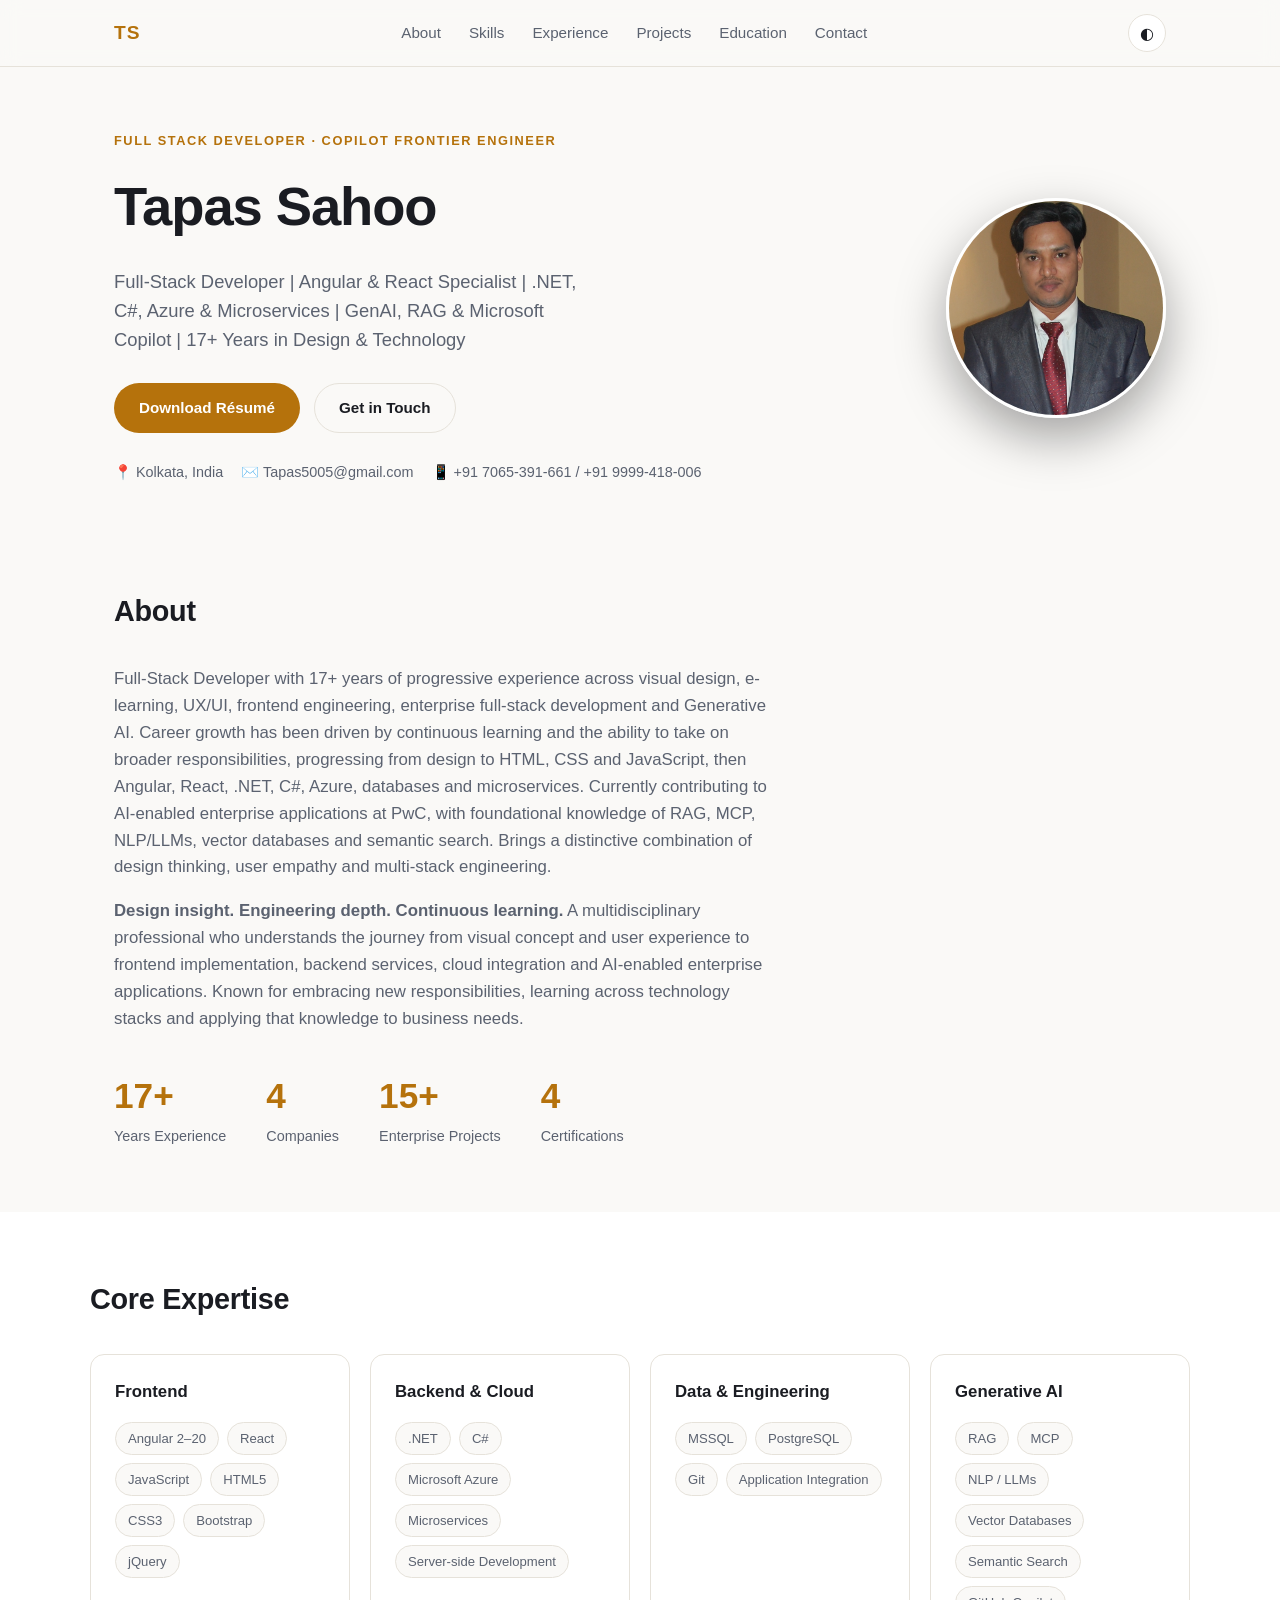
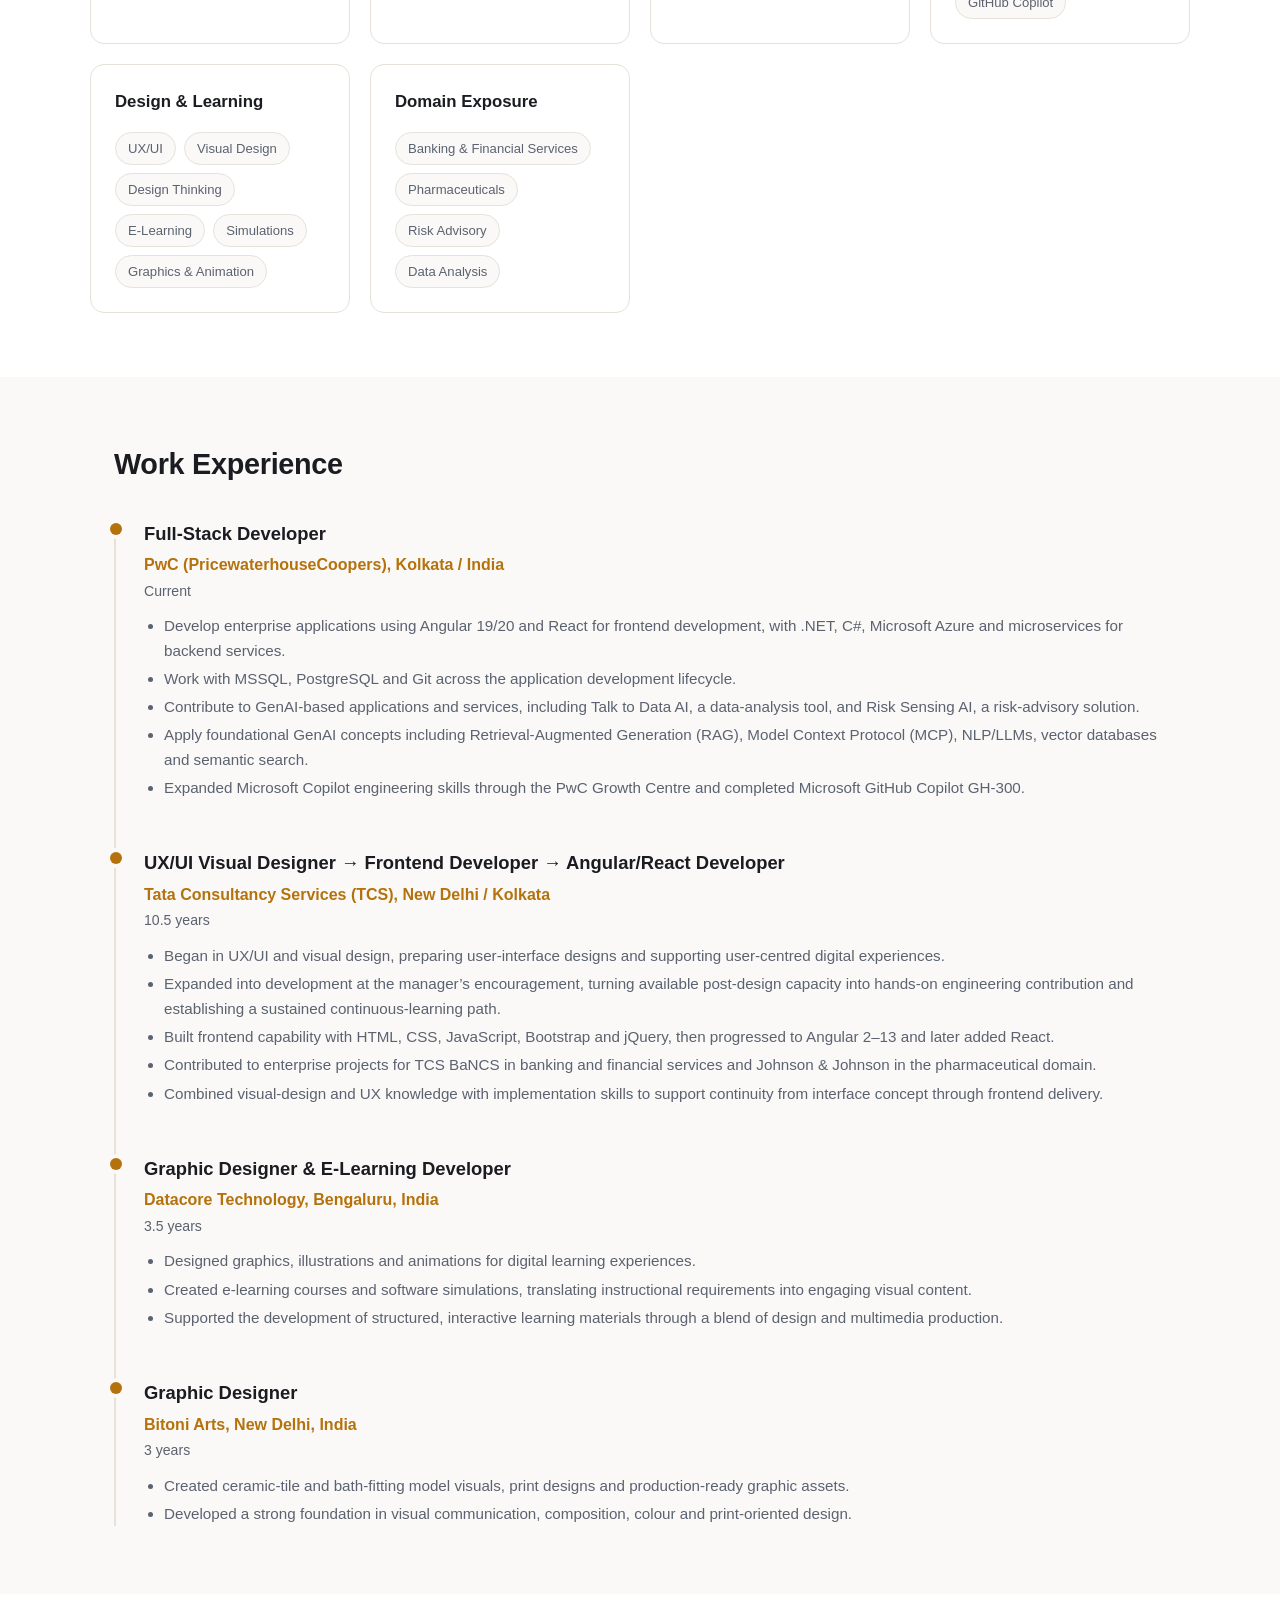
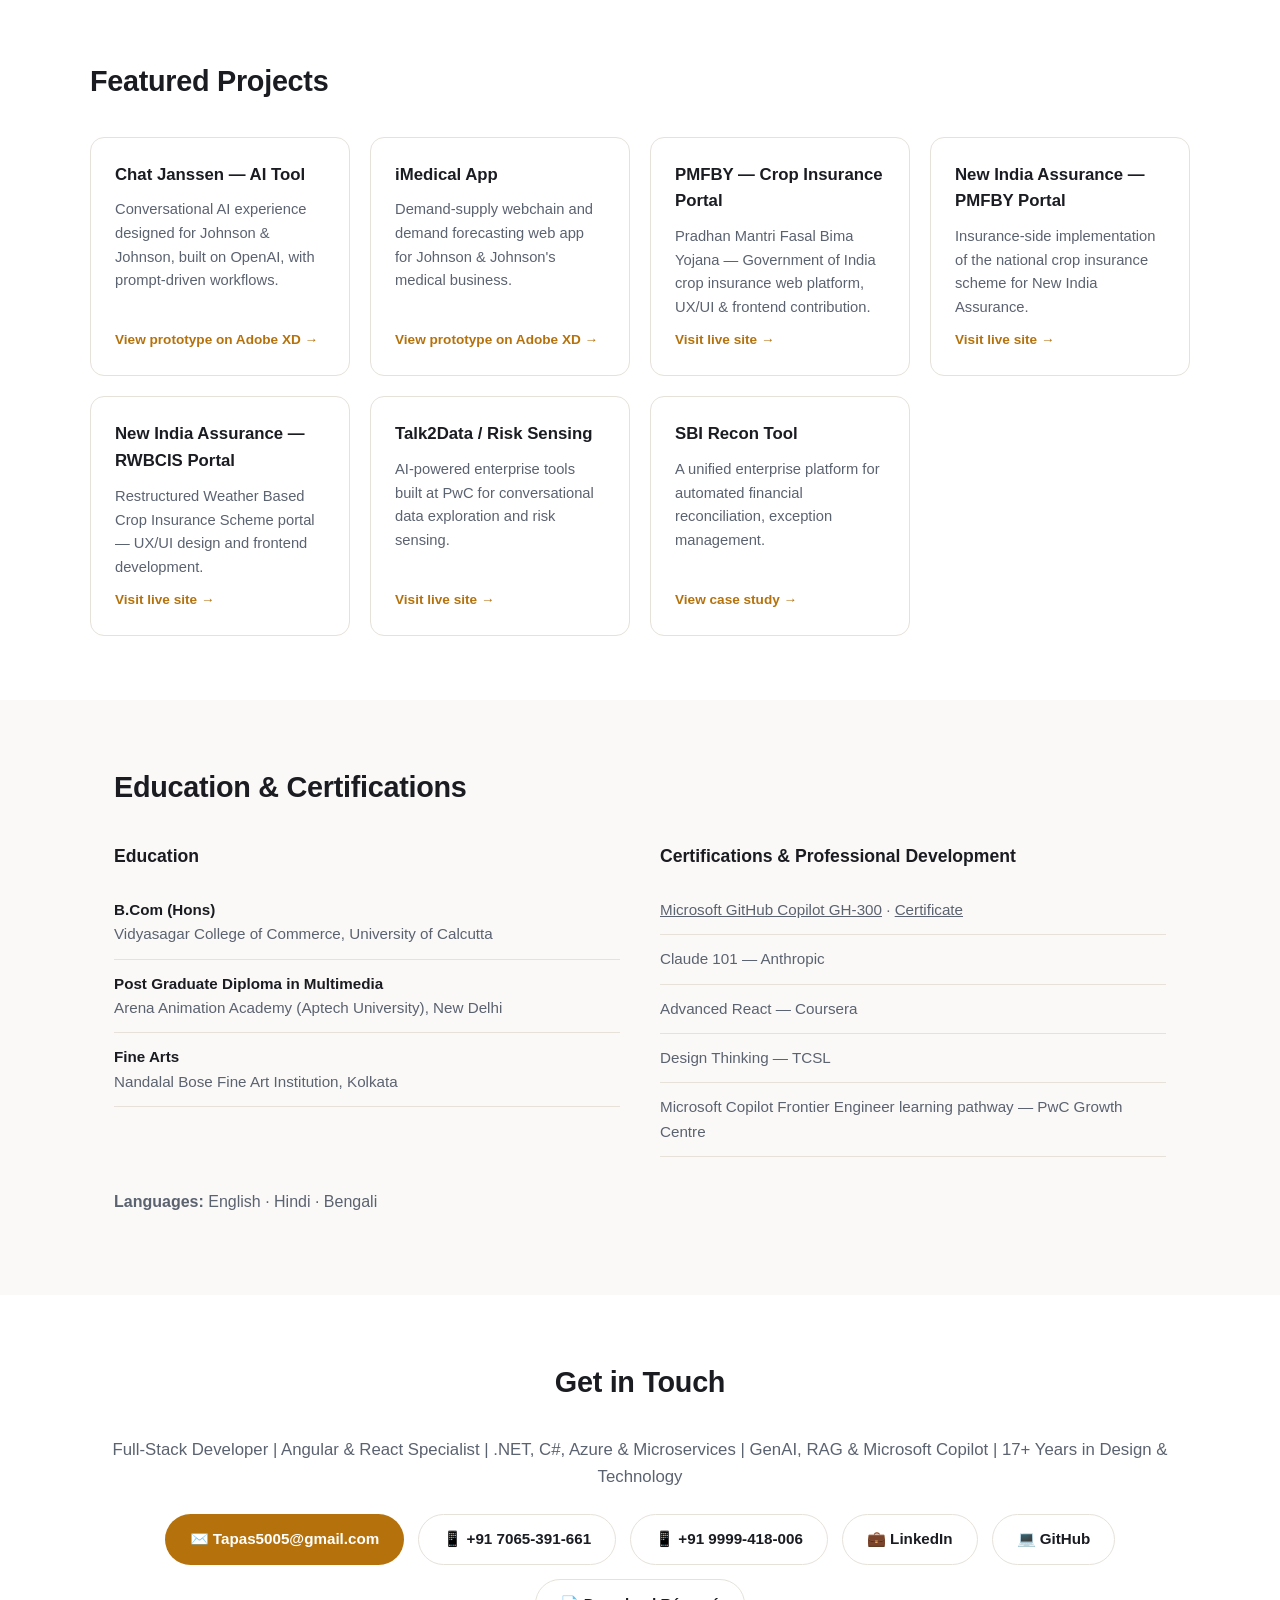
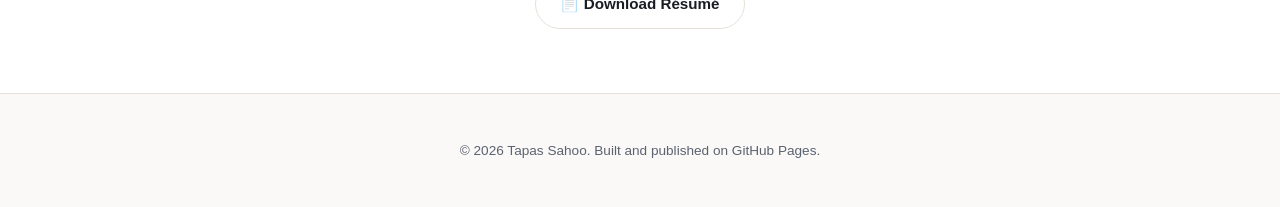
<file: index.html>
<!DOCTYPE html>
<html lang="en">
<head>
<meta charset="UTF-8">
<meta name="viewport" content="width=device-width, initial-scale=1.0">
<title>Tapas Sahoo — Full Stack Developer &amp; UX/UI Designer</title>
<meta name="description" content="Tapas Sahoo — Full Stack Developer (Angular/React, .NET, Azure), UX/UI Designer and Copilot Frontier Engineer with 17+ years of experience.">
<link rel="icon" href="data:,">
<link rel="stylesheet" href="style.css">
</head>
<body>

<nav id="navbar">
  <div class="nav-inner">
    <a href="#top" class="logo">TS</a>
    <ul class="nav-links">
      <li><a href="#about">About</a></li>
      <li><a href="#skills">Skills</a></li>
      <li><a href="#experience">Experience</a></li>
      <li><a href="#projects">Projects</a></li>
      <li><a href="#education">Education</a></li>
      <li><a href="#contact">Contact</a></li>
    </ul>
    <div class="nav-actions">
      <button id="theme-toggle" aria-label="Toggle color theme">◐</button>
      <button class="nav-toggle" id="nav-toggle" aria-label="Toggle menu">☰</button>
    </div>
  </div>
</nav>

<header id="top" class="hero">
  <div class="hero-inner">
    <div class="hero-text">
      <p class="eyebrow">Full Stack Developer · Copilot Frontier Engineer</p>
      <h1>Tapas Sahoo</h1>
      <p class="tagline">Full-Stack Developer | Angular &amp; React Specialist | .NET, C#, Azure &amp; Microservices | GenAI, RAG &amp; Microsoft Copilot | 17+ Years in Design &amp; Technology</p>
      <div class="hero-cta">
        <a href="assets/Tapas_Resume.pdf" class="btn btn-primary" download>Download Résumé</a>
        <a href="#contact" class="btn btn-outline">Get in Touch</a>
      </div>
      <div class="hero-meta">
        <span>📍 Kolkata, India</span>
        <span>✉️ Tapas5005@gmail.com</span>
        <span>📱 +91 7065-391-661 / +91 9999-418-006</span>
      </div>
    </div>
    <div class="hero-photo">
      <img src="assets/profile.png" alt="Portrait of Tapas Sahoo">
    </div>
  </div>
</header>

<main>

  <section id="about" class="section">
    <h2 class="section-title">About</h2>
    <p class="about-text">
      Full-Stack Developer with 17+ years of progressive experience across visual design, e-learning,
      UX/UI, frontend engineering, enterprise full-stack development and Generative AI. Career growth has
      been driven by continuous learning and the ability to take on broader responsibilities, progressing
      from design to HTML, CSS and JavaScript, then Angular, React, .NET, C#, Azure, databases and
      microservices. Currently contributing to AI-enabled enterprise applications at PwC, with foundational
      knowledge of RAG, MCP, NLP/LLMs, vector databases and semantic search. Brings a distinctive
      combination of design thinking, user empathy and multi-stack engineering.
    </p>
    <p class="about-text">
      <strong>Design insight. Engineering depth. Continuous learning.</strong> A multidisciplinary
      professional who understands the journey from visual concept and user experience to frontend
      implementation, backend services, cloud integration and AI-enabled enterprise applications. Known for
      embracing new responsibilities, learning across technology stacks and applying that knowledge to
      business needs.
    </p>
    <div class="stat-row">
      <div class="stat"><span class="stat-num">17+</span><span class="stat-label">Years Experience</span></div>
      <div class="stat"><span class="stat-num">4</span><span class="stat-label">Companies</span></div>
      <div class="stat"><span class="stat-num">15+</span><span class="stat-label">Enterprise Projects</span></div>
      <div class="stat"><span class="stat-num">4</span><span class="stat-label">Certifications</span></div>
    </div>
  </section>

  <section id="skills" class="section alt">
    <h2 class="section-title">Core Expertise</h2>
    <div class="skills-grid">
      <div class="skill-card">
        <h3>Frontend</h3>
        <ul class="tag-list">
          <li>Angular 2–20</li><li>React</li><li>JavaScript</li><li>HTML5</li>
          <li>CSS3</li><li>Bootstrap</li><li>jQuery</li>
        </ul>
      </div>
      <div class="skill-card">
        <h3>Backend &amp; Cloud</h3>
        <ul class="tag-list">
          <li>.NET</li><li>C#</li><li>Microsoft Azure</li><li>Microservices</li>
          <li>Server-side Development</li>
        </ul>
      </div>
      <div class="skill-card">
        <h3>Data &amp; Engineering</h3>
        <ul class="tag-list">
          <li>MSSQL</li><li>PostgreSQL</li><li>Git</li><li>Application Integration</li>
        </ul>
      </div>
      <div class="skill-card">
        <h3>Generative AI</h3>
        <ul class="tag-list">
          <li>RAG</li><li>MCP</li><li>NLP / LLMs</li><li>Vector Databases</li>
          <li>Semantic Search</li><li>GitHub Copilot</li>
        </ul>
      </div>
      <div class="skill-card">
        <h3>Design &amp; Learning</h3>
        <ul class="tag-list">
          <li>UX/UI</li><li>Visual Design</li><li>Design Thinking</li><li>E-Learning</li>
          <li>Simulations</li><li>Graphics &amp; Animation</li>
        </ul>
      </div>
      <div class="skill-card">
        <h3>Domain Exposure</h3>
        <ul class="tag-list">
          <li>Banking &amp; Financial Services</li><li>Pharmaceuticals</li>
          <li>Risk Advisory</li><li>Data Analysis</li>
        </ul>
      </div>
    </div>
  </section>

  <section id="experience" class="section">
    <h2 class="section-title">Work Experience</h2>
    <div class="timeline">

      <div class="timeline-item">
        <div class="timeline-marker"></div>
        <div class="timeline-content">
          <h3>Full-Stack Developer</h3>
          <p class="org">PwC (PricewaterhouseCoopers), Kolkata / India</p>
          <p class="period">Current</p>
          <ul>
            <li>Develop enterprise applications using Angular 19/20 and React for frontend development, with .NET, C#, Microsoft Azure and microservices for backend services.</li>
            <li>Work with MSSQL, PostgreSQL and Git across the application development lifecycle.</li>
            <li>Contribute to GenAI-based applications and services, including Talk to Data AI, a data-analysis tool, and Risk Sensing AI, a risk-advisory solution.</li>
            <li>Apply foundational GenAI concepts including Retrieval-Augmented Generation (RAG), Model Context Protocol (MCP), NLP/LLMs, vector databases and semantic search.</li>
            <li>Expanded Microsoft Copilot engineering skills through the PwC Growth Centre and completed Microsoft GitHub Copilot GH-300.</li>
          </ul>
        </div>
      </div>

      <div class="timeline-item">
        <div class="timeline-marker"></div>
        <div class="timeline-content">
          <h3>UX/UI Visual Designer → Frontend Developer → Angular/React Developer</h3>
          <p class="org">Tata Consultancy Services (TCS), New Delhi / Kolkata</p>
          <p class="period">10.5 years</p>
          <ul>
            <li>Began in UX/UI and visual design, preparing user-interface designs and supporting user-centred digital experiences.</li>
            <li>Expanded into development at the manager’s encouragement, turning available post-design capacity into hands-on engineering contribution and establishing a sustained continuous-learning path.</li>
            <li>Built frontend capability with HTML, CSS, JavaScript, Bootstrap and jQuery, then progressed to Angular 2–13 and later added React.</li>
            <li>Contributed to enterprise projects for TCS BaNCS in banking and financial services and Johnson &amp; Johnson in the pharmaceutical domain.</li>
            <li>Combined visual-design and UX knowledge with implementation skills to support continuity from interface concept through frontend delivery.</li>
          </ul>
        </div>
      </div>

      <div class="timeline-item">
        <div class="timeline-marker"></div>
        <div class="timeline-content">
          <h3>Graphic Designer &amp; E-Learning Developer</h3>
          <p class="org">Datacore Technology, Bengaluru, India</p>
          <p class="period">3.5 years</p>
          <ul>
            <li>Designed graphics, illustrations and animations for digital learning experiences.</li>
            <li>Created e-learning courses and software simulations, translating instructional requirements into engaging visual content.</li>
            <li>Supported the development of structured, interactive learning materials through a blend of design and multimedia production.</li>
          </ul>
        </div>
      </div>

      <div class="timeline-item">
        <div class="timeline-marker"></div>
        <div class="timeline-content">
          <h3>Graphic Designer</h3>
          <p class="org">Bitoni Arts, New Delhi, India</p>
          <p class="period">3 years</p>
          <ul>
            <li>Created ceramic-tile and bath-fitting model visuals, print designs and production-ready graphic assets.</li>
            <li>Developed a strong foundation in visual communication, composition, colour and print-oriented design.</li>
          </ul>
        </div>
      </div>

    </div>
  </section>

  <section id="projects" class="section alt">
    <h2 class="section-title">Featured Projects</h2>
    <div class="project-grid">

      <a class="project-card" href="https://xd.adobe.com/view/4ef59ac8-f521-4678-82f8-62ddf2e385e3-1ba6/?fullscreen" target="_blank" rel="noopener">
        <h3>Chat Janssen — AI Tool</h3>
        <p>Conversational AI experience designed for Johnson &amp; Johnson, built on OpenAI, with prompt-driven workflows.</p>
        <span class="project-link">View prototype on Adobe XD →</span>
      </a>

      <a class="project-card" href="https://xd.adobe.com/view/1dfa11c8-effb-48db-a36b-4af585bb4c4a-48a9/?fullscreen" target="_blank" rel="noopener">
        <h3>iMedical App</h3>
        <p>Demand-supply webchain and demand forecasting web app for Johnson &amp; Johnson's medical business.</p>
        <span class="project-link">View prototype on Adobe XD →</span>
      </a>

      <a class="project-card" href="https://pmfby.gov.in/" target="_blank" rel="noopener">
        <h3>PMFBY — Crop Insurance Portal</h3>
        <p>Pradhan Mantri Fasal Bima Yojana — Government of India crop insurance web platform, UX/UI &amp; frontend contribution.</p>
        <span class="project-link">Visit live site →</span>
      </a>

      <a class="project-card" href="https://www.newindia.co.in/portal/PMFBY/pmfby.html" target="_blank" rel="noopener">
        <h3>New India Assurance — PMFBY Portal</h3>
        <p>Insurance-side implementation of the national crop insurance scheme for New India Assurance.</p>
        <span class="project-link">Visit live site →</span>
      </a>

      <a class="project-card" href="https://www.newindia.co.in/portal/RWBCIS/rwbcis.html" target="_blank" rel="noopener">
        <h3>New India Assurance — RWBCIS Portal</h3>
        <p>Restructured Weather Based Crop Insurance Scheme portal — UX/UI design and frontend development.</p>
        <span class="project-link">Visit live site →</span>
      </a>

      <a class="project-card" href="https://x5z1m-wa-windows-fmffdzadd9e8hzhd.centralindia-01.azurewebsites.net/" target="_blank" rel="noopener">
        <h3>Talk2Data / Risk Sensing</h3>
        <p>AI-powered enterprise tools built at PwC for conversational data exploration and risk sensing.</p>
        <span class="project-link">Visit live site →</span>
      </a>

      <a class="project-card" href="sbi-recon-case-study.html">
        <h3>SBI Recon Tool</h3>
        <p>A unified enterprise platform for automated financial reconciliation, exception management.</p>
        <span class="project-link">View case study →</span>
      </a>

    </div>
  </section>

  <section id="education" class="section">
    <h2 class="section-title">Education &amp; Certifications</h2>
    <div class="two-col">
      <div>
        <h3 class="sub-title">Education</h3>
        <ul class="plain-list">
          <li><strong>B.Com (Hons)</strong><br>Vidyasagar College of Commerce, University of Calcutta</li>
          <li><strong>Post Graduate Diploma in Multimedia</strong><br>Arena Animation Academy (Aptech University), New Delhi</li>
          <li><strong>Fine Arts</strong><br>Nandalal Bose Fine Art Institution, Kolkata</li>
        </ul>
      </div>
      <div>
        <h3 class="sub-title">Certifications &amp; Professional Development</h3>
        <ul class="plain-list">
          <li><a href="https://learn.microsoft.com/en-us/users/tapassahoo-8082/credentials/certification/github-copilot?tab=credentials-tab" target="_blank" rel="noopener">Microsoft GitHub Copilot GH-300</a> · <a href="assets/Certification%20-%20MS-GH-300.pdf" target="_blank" rel="noopener">Certificate</a></li>
          <li>Claude 101 — Anthropic</li>
          <li>Advanced React — Coursera</li>
          <li>Design Thinking — TCSL</li>
          <li>Microsoft Copilot Frontier Engineer learning pathway — PwC Growth Centre</li>
        </ul>
      </div>
    </div>
    <p class="languages"><strong>Languages:</strong> English · Hindi · Bengali</p>
  </section>

  <section id="contact" class="section alt contact-section">
    <h2 class="section-title">Get in Touch</h2>
    <p class="about-text">Full-Stack Developer | Angular &amp; React Specialist | .NET, C#, Azure &amp; Microservices | GenAI, RAG &amp; Microsoft Copilot | 17+ Years in Design &amp; Technology</p>
    <div class="contact-links">
      <a href="mailto:Tapas5005@gmail.com" class="btn btn-primary">✉️ Tapas5005@gmail.com</a>
      <a href="tel:+917065391661" class="btn btn-outline">📱 +91 7065-391-661</a>
      <a href="tel:+919999418006" class="btn btn-outline">📱 +91 9999-418-006</a>
      <a href="https://www.linkedin.com/in/tapassahoo15/" class="btn btn-outline" target="_blank" rel="noopener">💼 LinkedIn</a>
      <a href="https://github.com/connectwithtapas" class="btn btn-outline" target="_blank" rel="noopener">💻 GitHub</a>
      <a href="assets/Tapas_Resume.pdf" class="btn btn-outline" download>📄 Download Résumé</a>
    </div>
  </section>

</main>

<footer>
  <p>&copy; <span id="year"></span> Tapas Sahoo. Built and published on GitHub Pages.</p>
</footer>

<script src="script.js"></script>
</body>
</html>
</file>
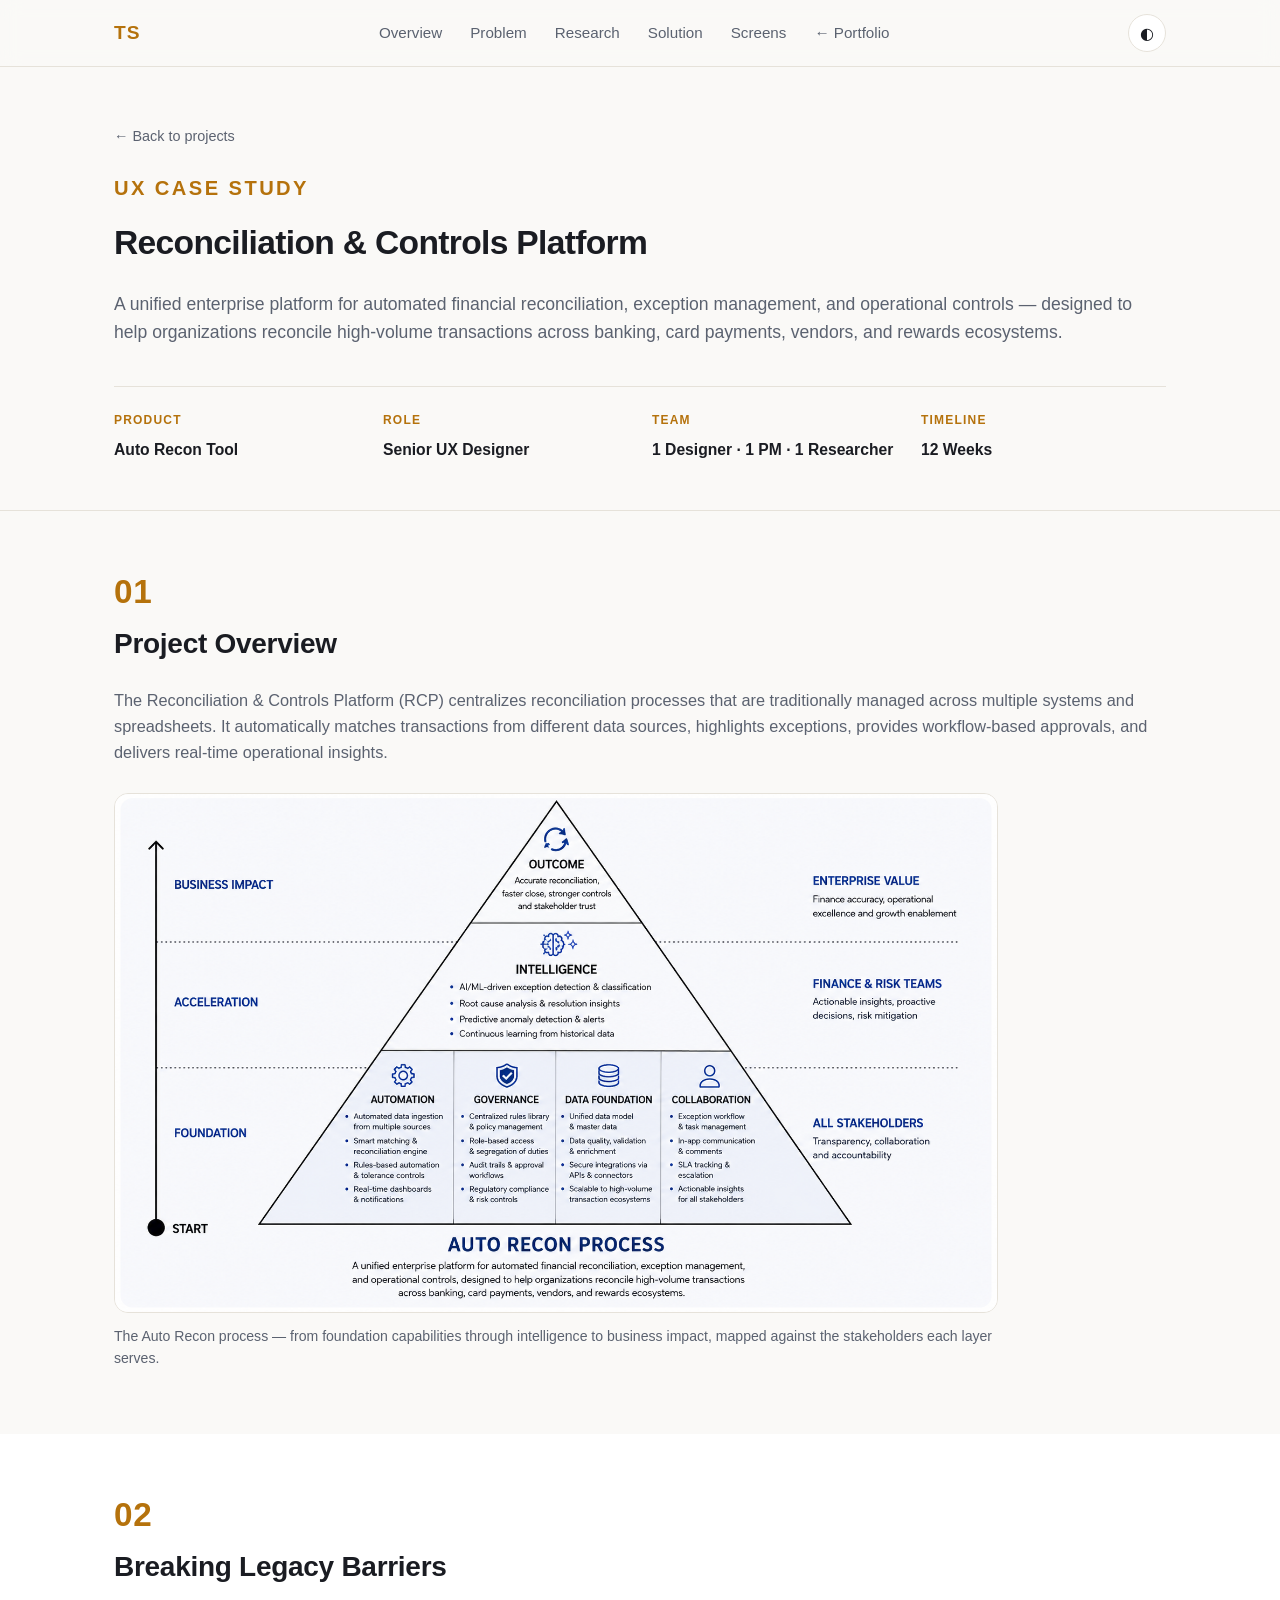
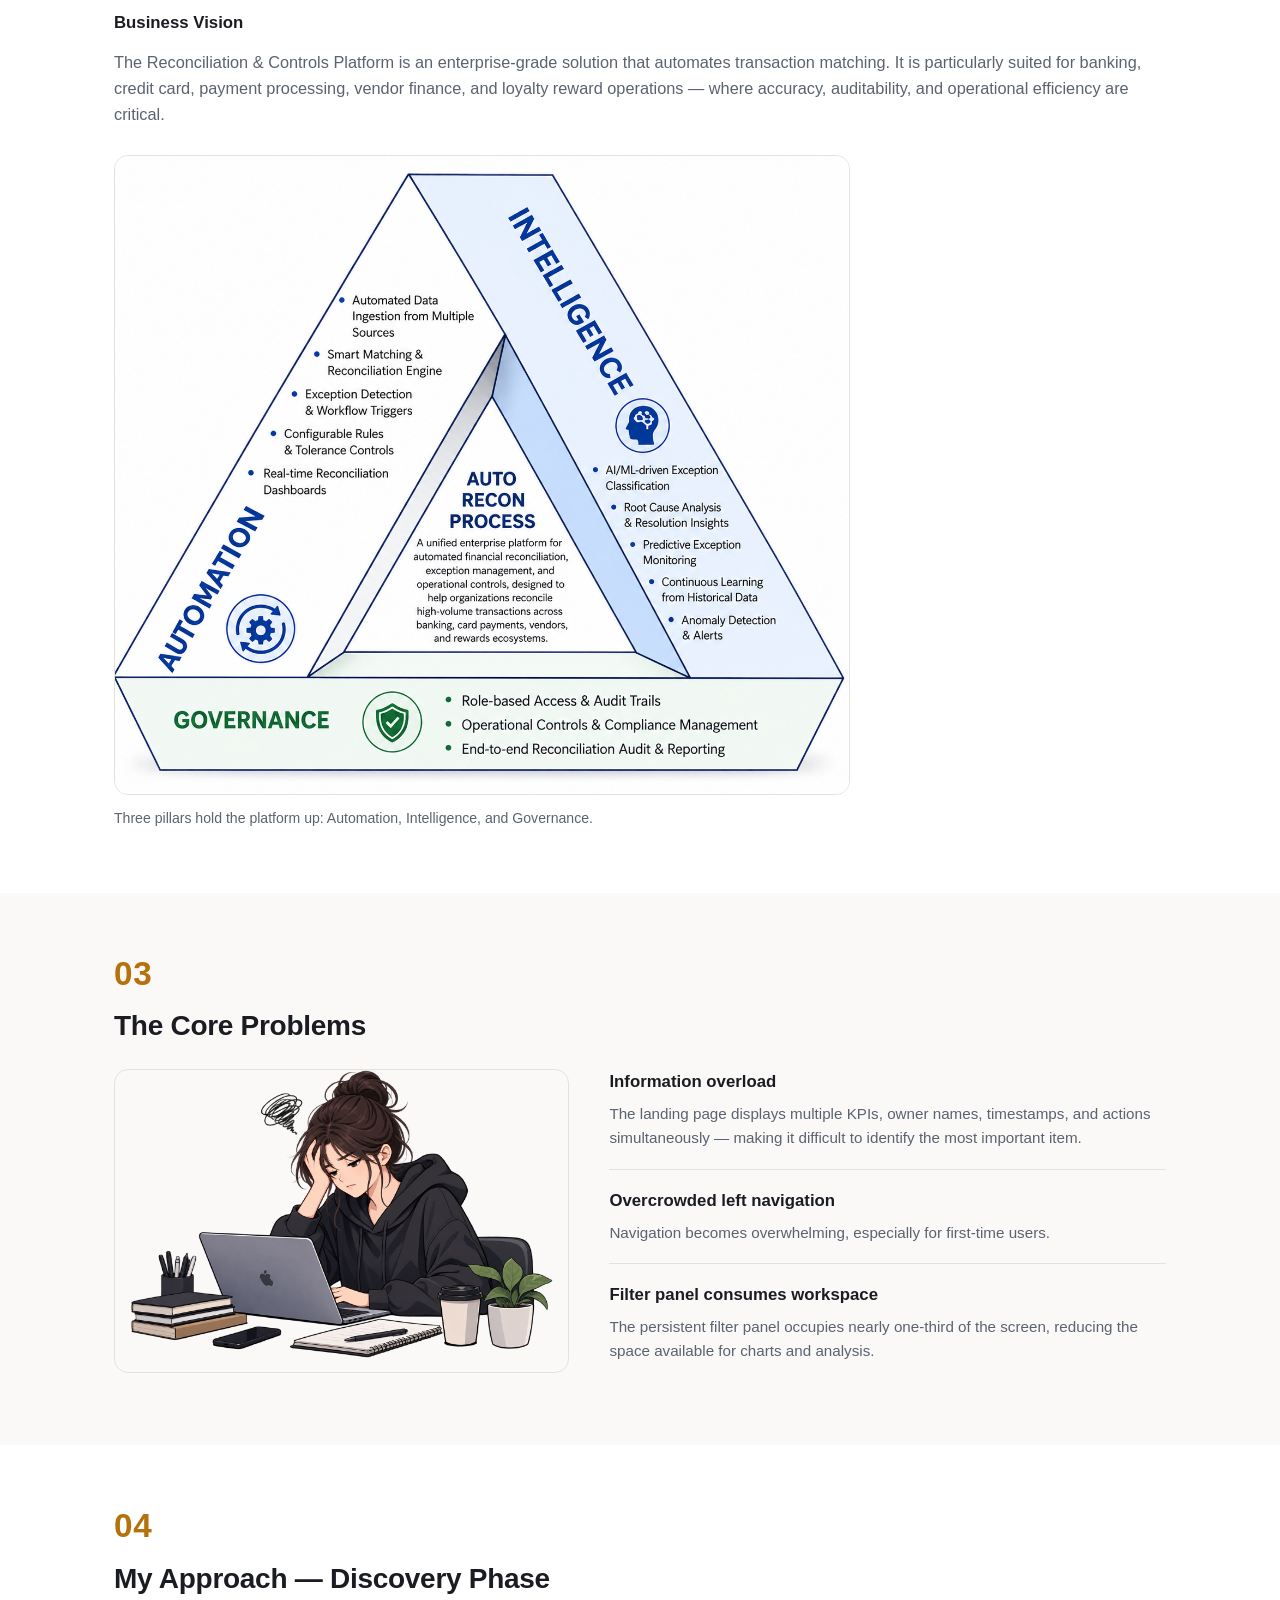
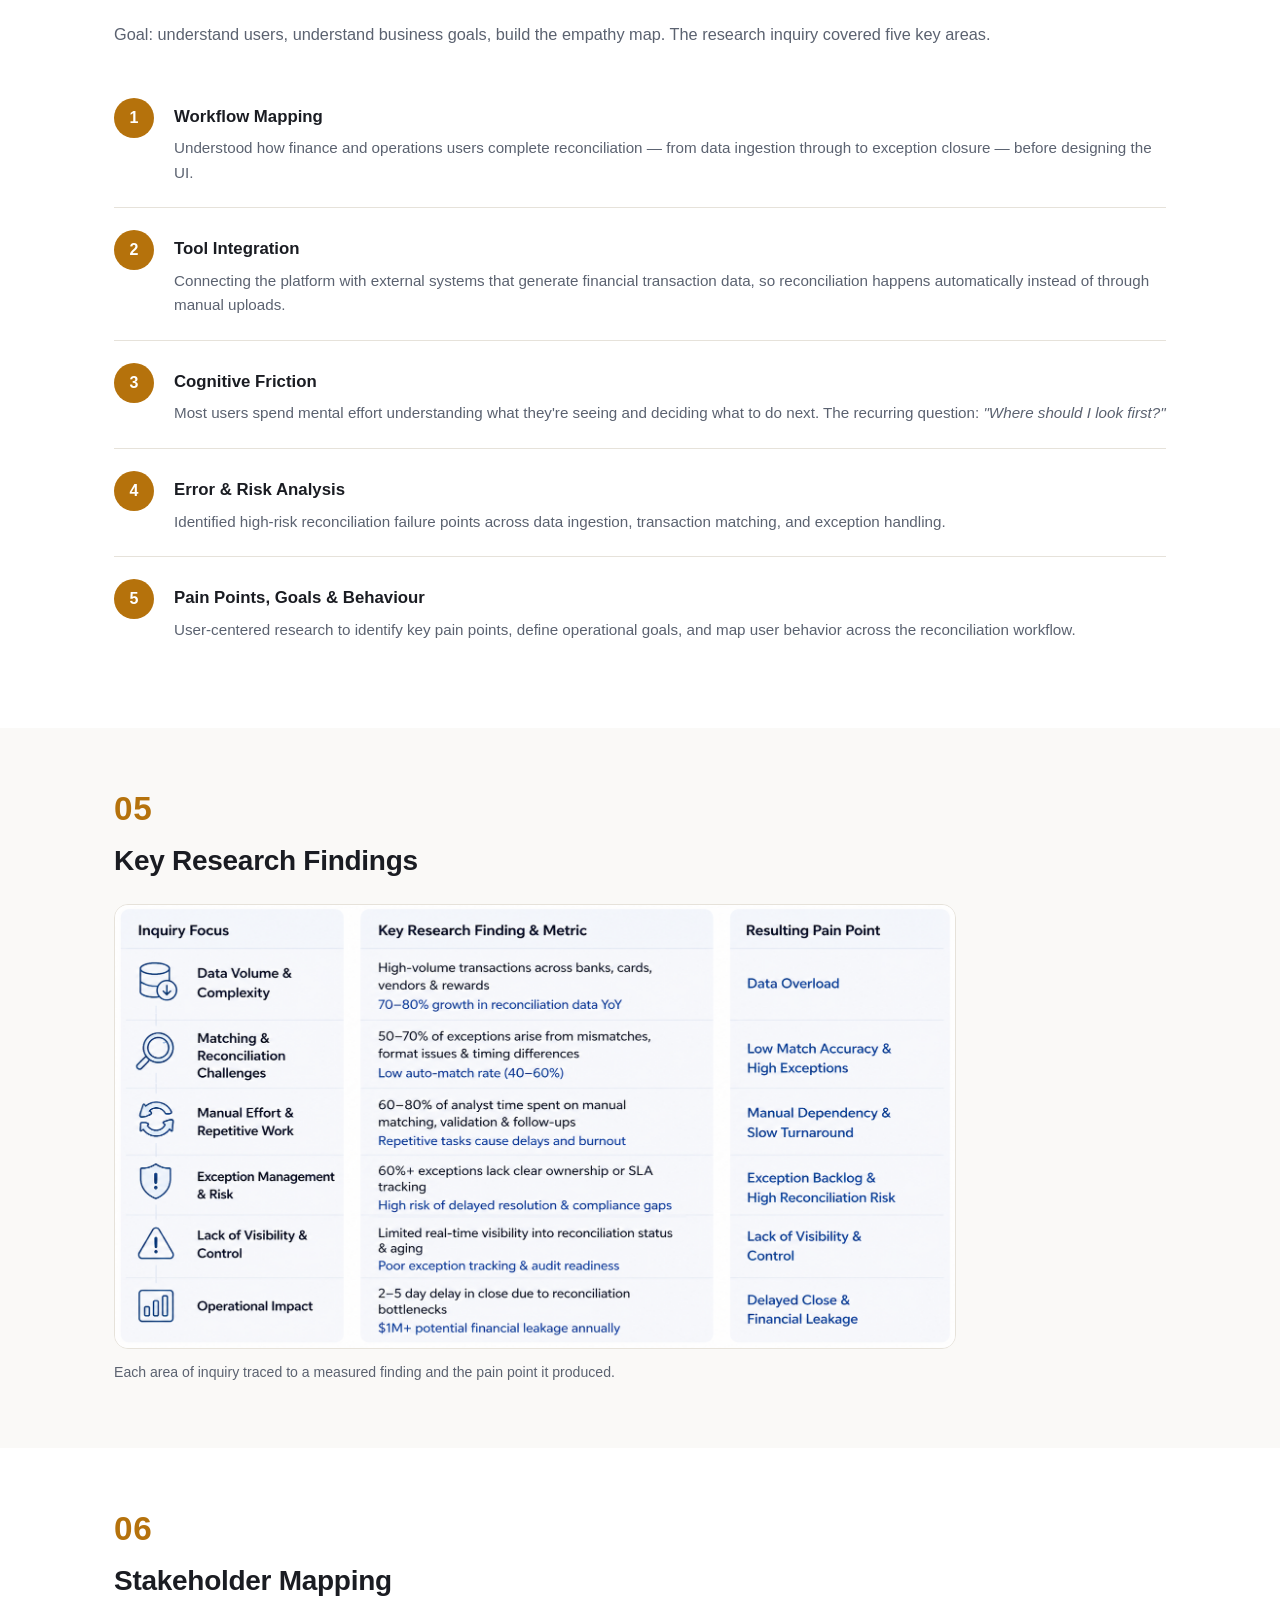
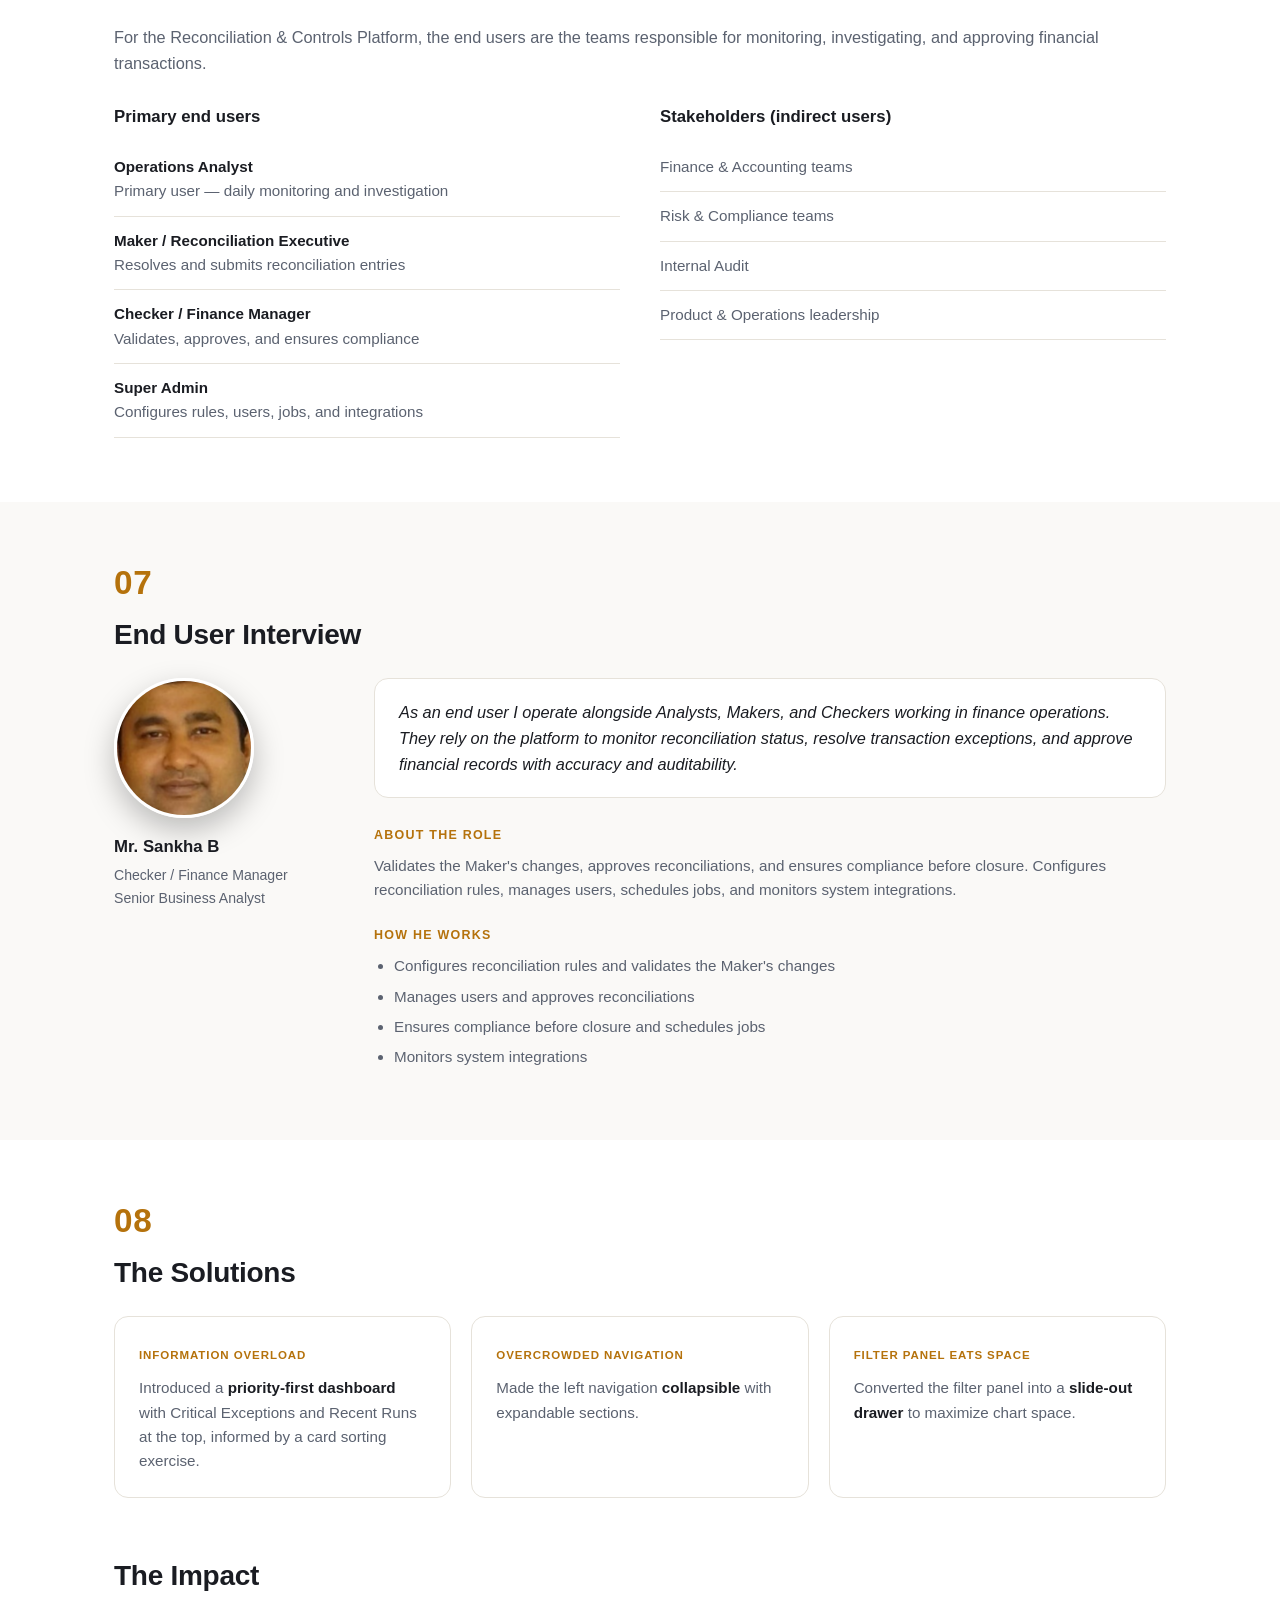
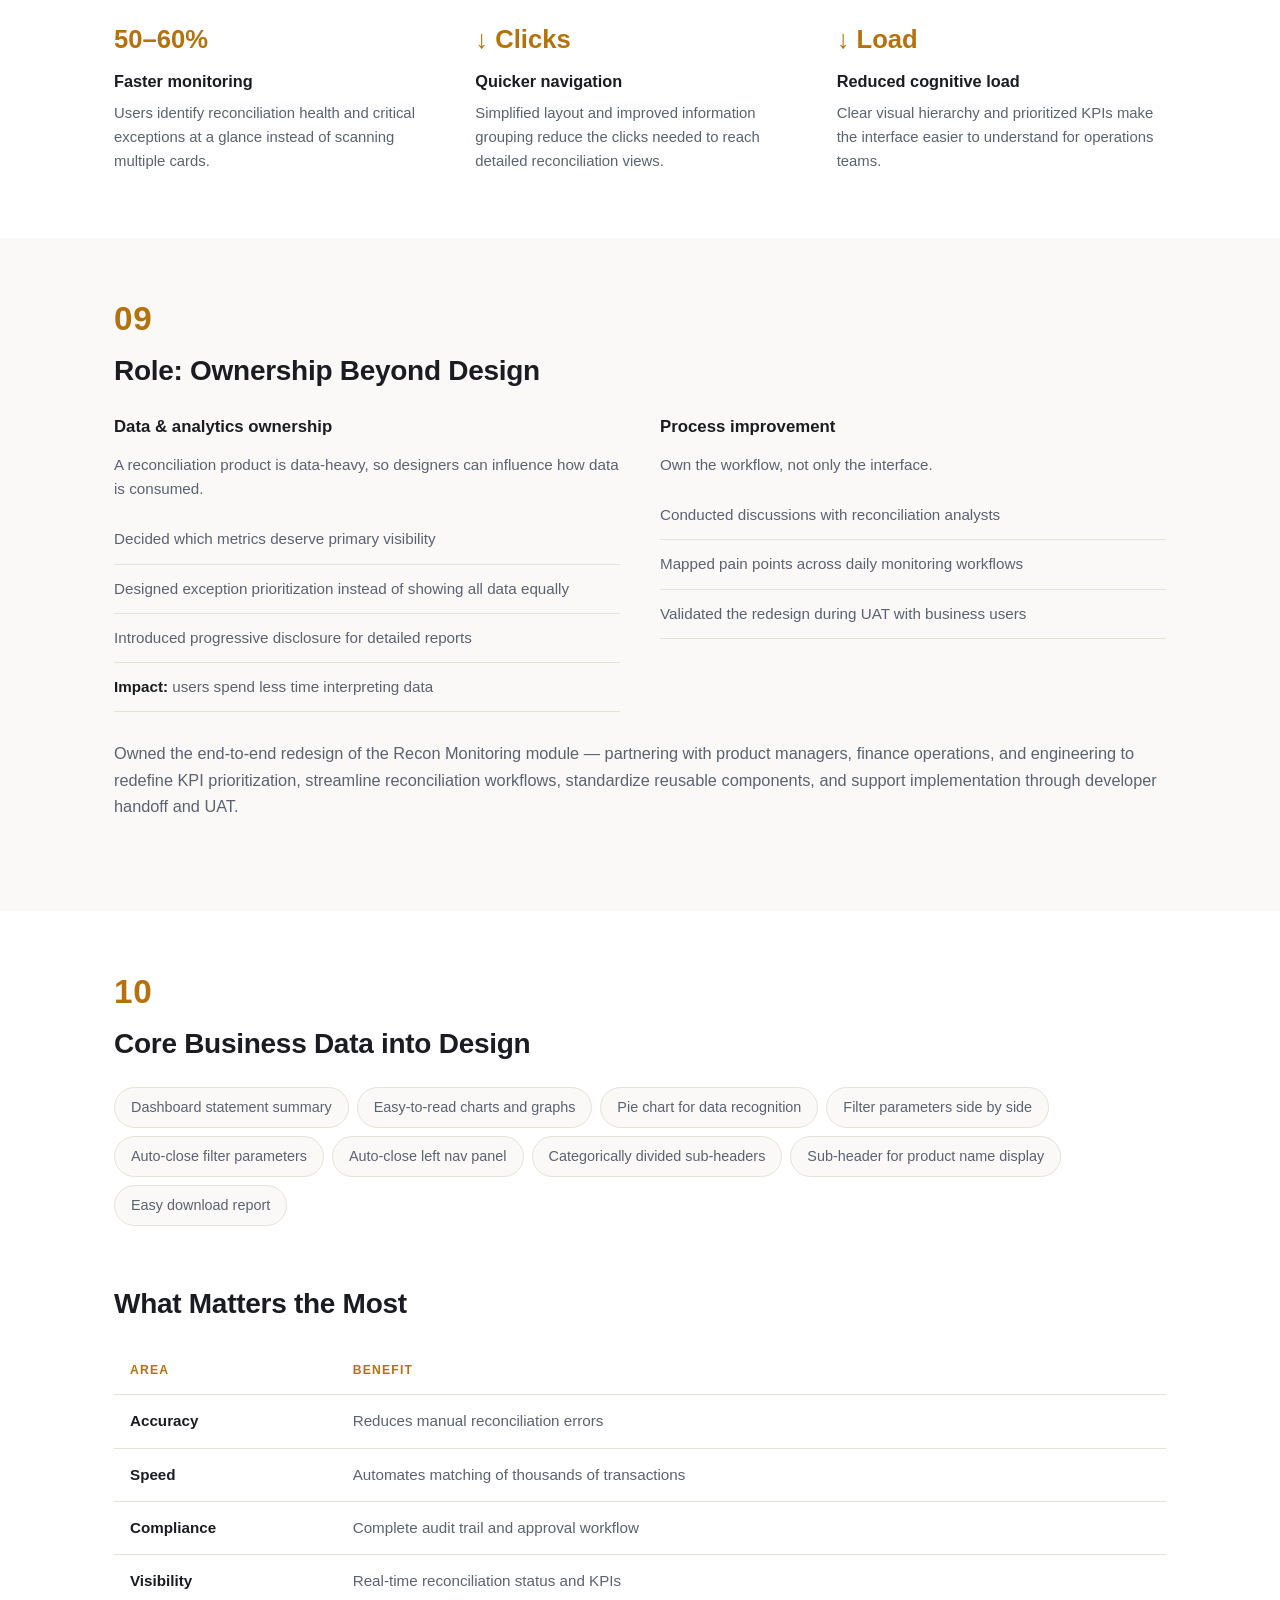
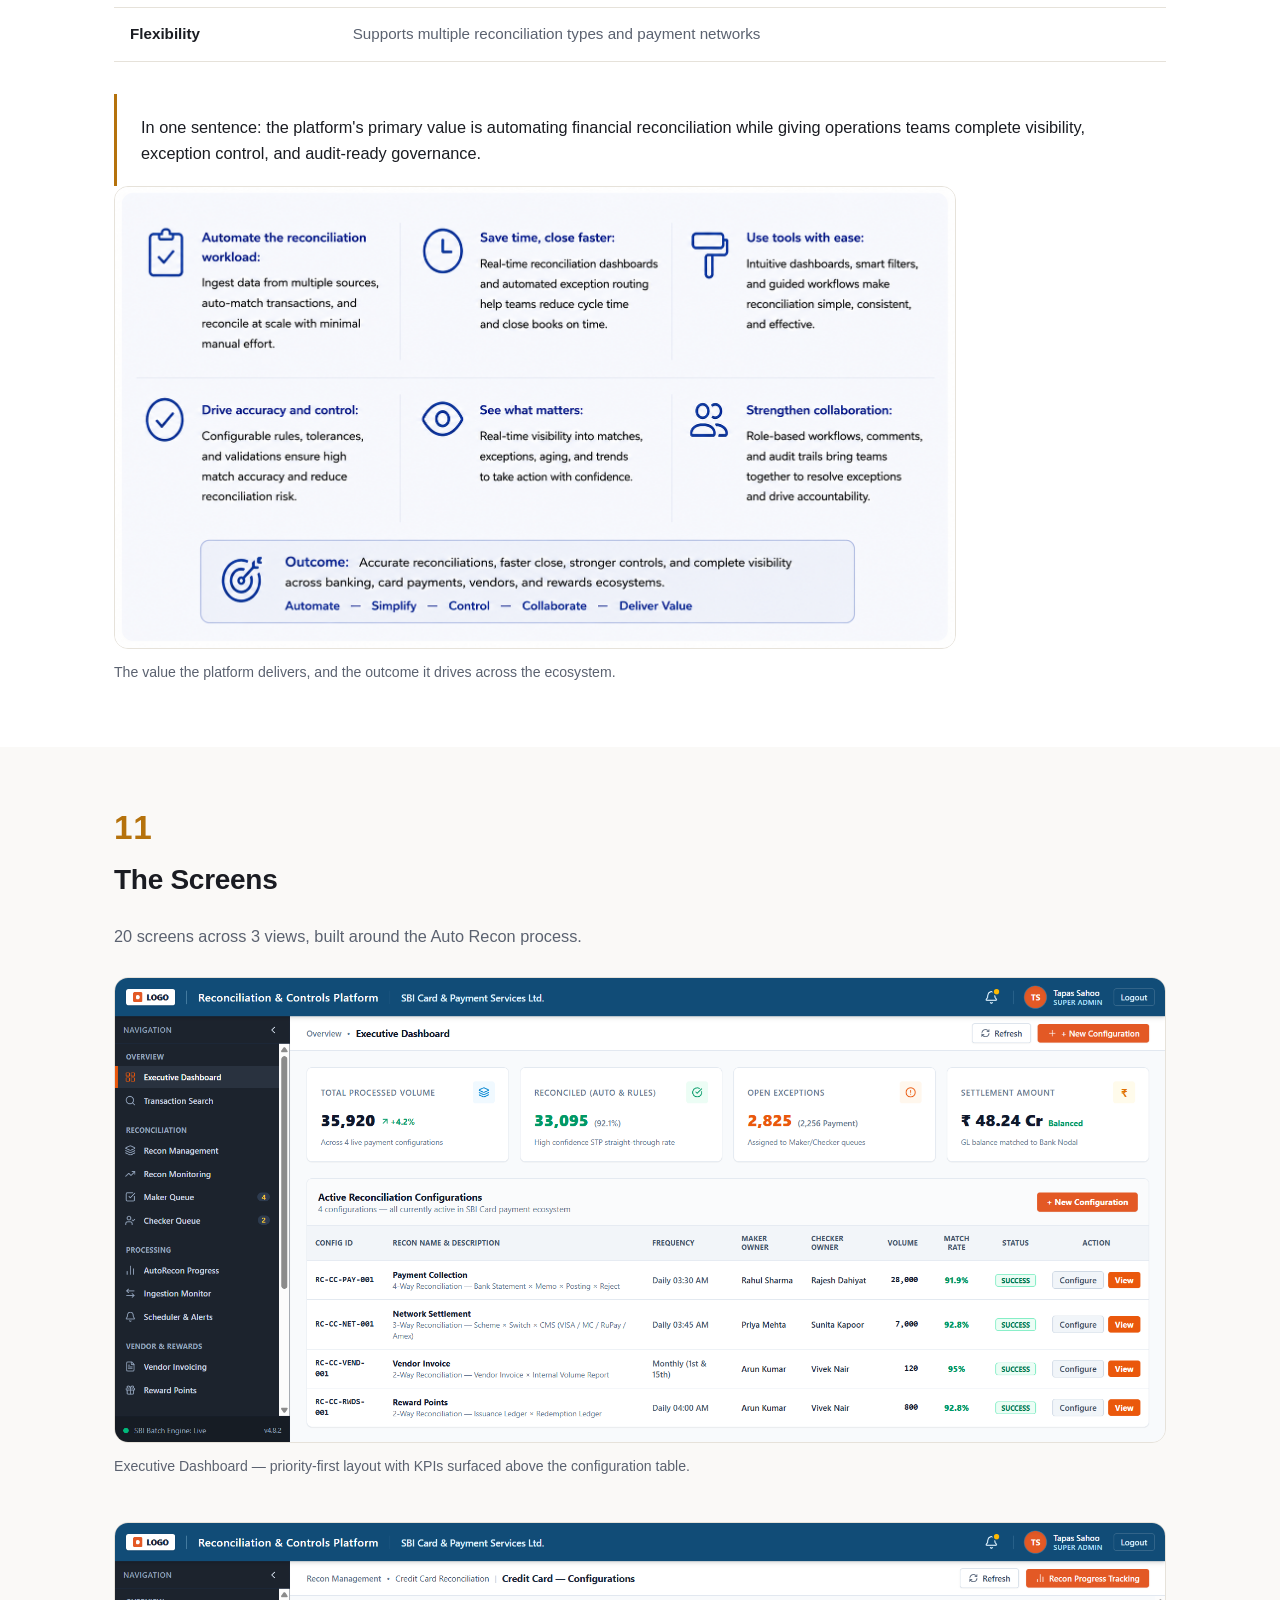
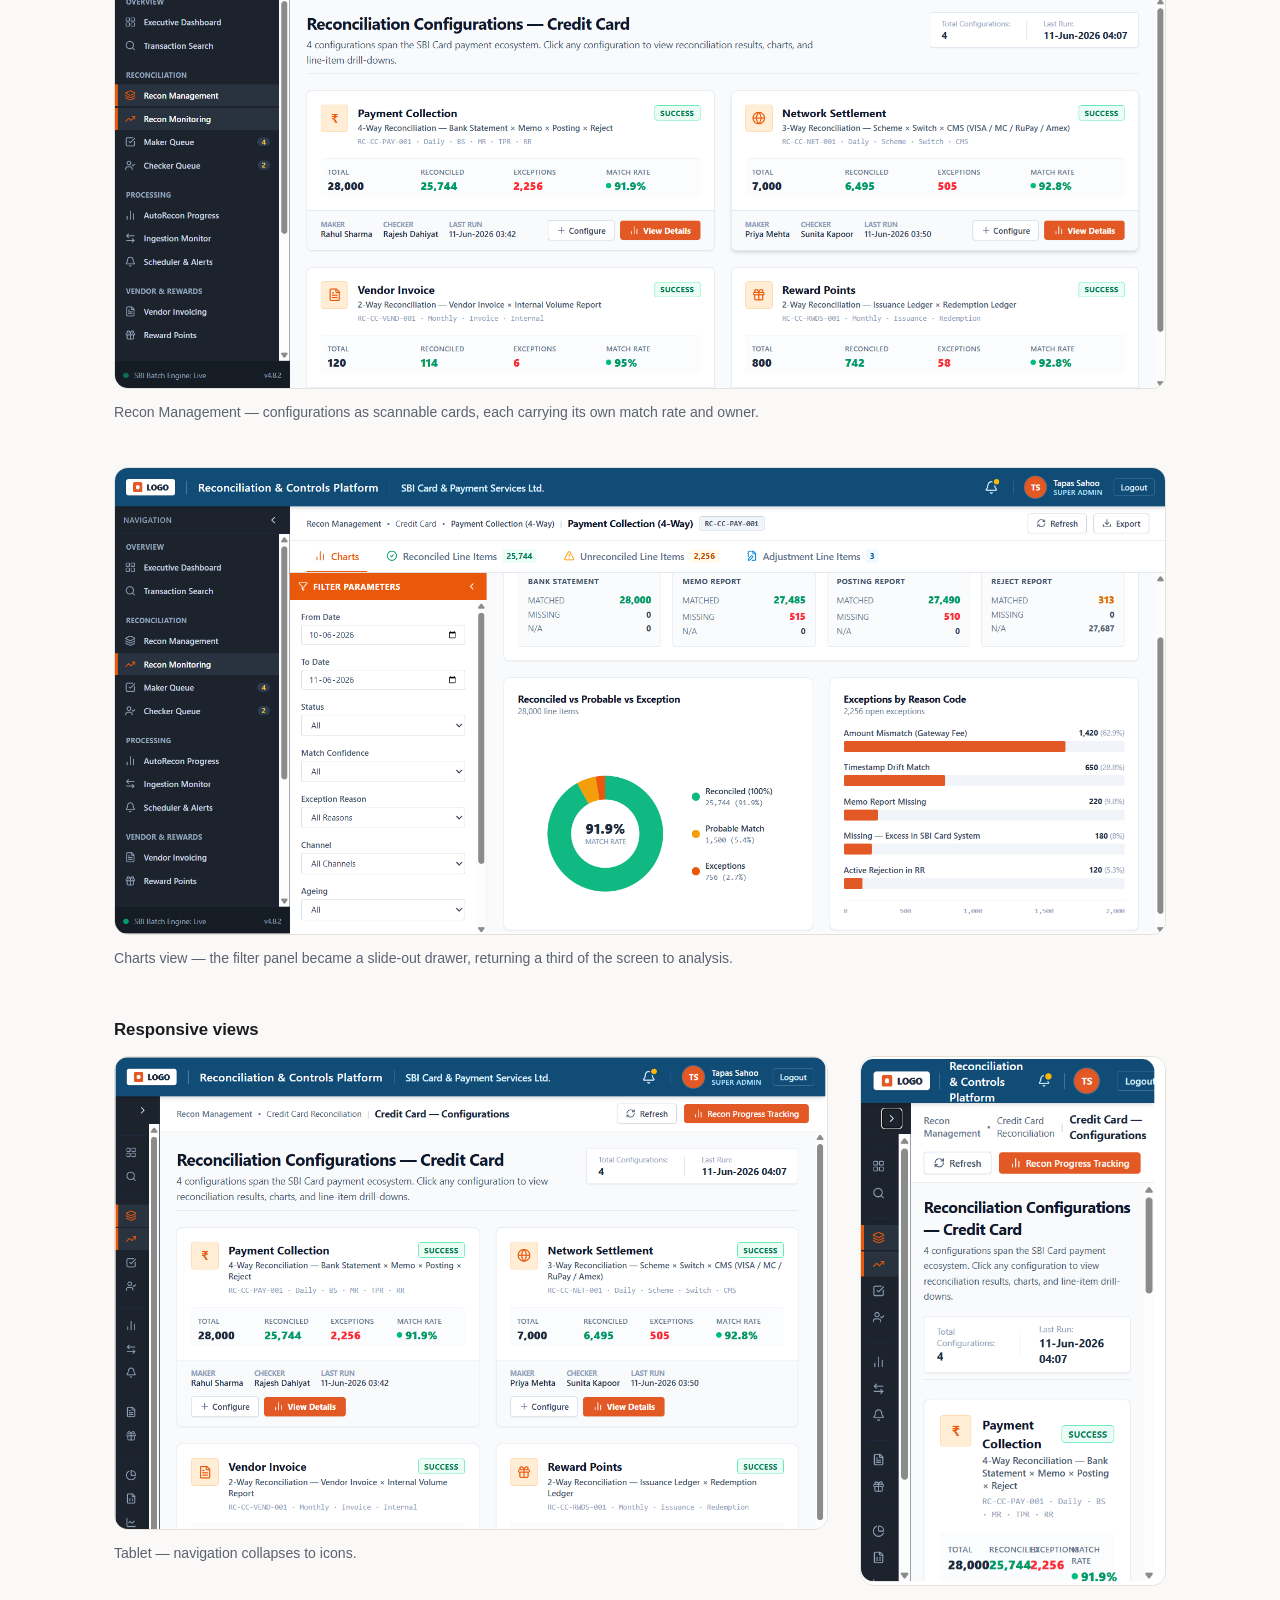
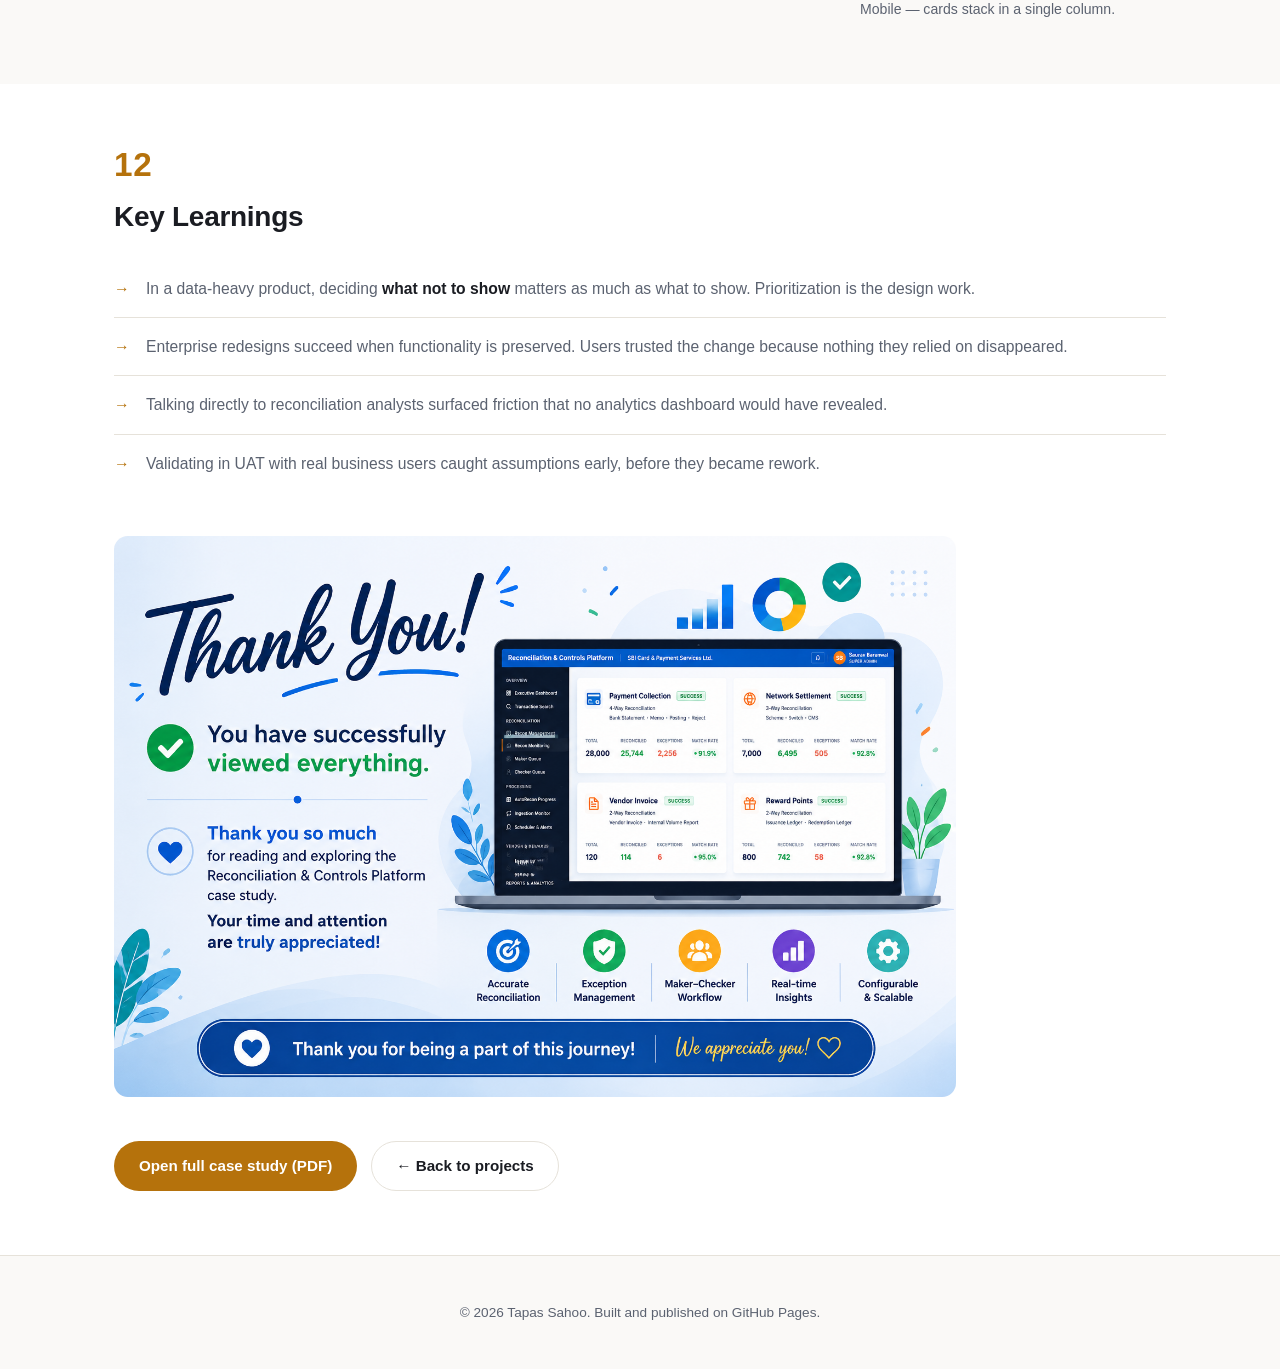
<file: sbi-recon-case-study.html>
<!DOCTYPE html>
<html lang="en">
<head>
<meta charset="UTF-8">
<meta name="viewport" content="width=device-width, initial-scale=1.0">
<title>SBI Recon Tool — UX Case Study | Tapas Sahoo</title>
<meta name="description" content="UX case study: Reconciliation &amp; Controls Platform — a unified enterprise platform for automated financial reconciliation, exception management, and operational controls.">
<link rel="icon" href="data:,">
<link rel="stylesheet" href="style.css">
<link rel="stylesheet" href="case-study.css">
</head>
<body>

<nav id="navbar">
  <div class="nav-inner">
    <a href="index.html" class="logo">TS</a>
    <ul class="nav-links">
      <li><a href="#overview">Overview</a></li>
      <li><a href="#problem">Problem</a></li>
      <li><a href="#research">Research</a></li>
      <li><a href="#solution">Solution</a></li>
      <li><a href="#screens">Screens</a></li>
      <li><a href="index.html#projects">← Portfolio</a></li>
    </ul>
    <div class="nav-actions">
      <button id="theme-toggle" aria-label="Toggle color theme">◐</button>
      <button class="nav-toggle" id="nav-toggle" aria-label="Toggle menu">☰</button>
    </div>
  </div>
</nav>

<header class="cs-hero">
  <div class="cs-container">
    <a href="index.html#projects" class="back-link">← Back to projects</a>
    <p class="eyebrow">UX Case Study</p>
    <h1>Reconciliation &amp; Controls Platform</h1>
    <p class="cs-lede">A unified enterprise platform for automated financial reconciliation, exception management, and operational controls — designed to help organizations reconcile high-volume transactions across banking, card payments, vendors, and rewards ecosystems.</p>

    <dl class="cs-meta">
      <div><dt>Product</dt><dd>Auto Recon Tool</dd></div>
      <div><dt>Role</dt><dd>Senior UX Designer</dd></div>
      <div><dt>Team</dt><dd>1 Designer · 1 PM · 1 Researcher</dd></div>
      <div><dt>Timeline</dt><dd>12 Weeks</dd></div>
    </dl>
  </div>
</header>

<main>

  <section id="overview" class="cs-section">
    <div class="cs-container">
      <span class="cs-num">01</span>
      <h2>Project Overview</h2>
      <p class="cs-body">
        The Reconciliation &amp; Controls Platform (RCP) centralizes reconciliation processes that are
        traditionally managed across multiple systems and spreadsheets. It automatically matches
        transactions from different data sources, highlights exceptions, provides workflow-based
        approvals, and delivers real-time operational insights.
      </p>

      <figure class="cs-figure cs-figure-scaled" style="--fig-scale: 84%">
        <a href="assets/recon/auto-recon.png" target="_blank" rel="noopener">
          <img src="assets/recon/auto-recon.png" alt="Auto Recon process pyramid showing Foundation, Acceleration, and Business Impact layers mapped to stakeholder value" loading="lazy">
        </a>
        <figcaption>The Auto Recon process — from foundation capabilities through intelligence to business impact, mapped against the stakeholders each layer serves.</figcaption>
      </figure>
    </div>
  </section>

  <section class="cs-section alt">
    <div class="cs-container">
      <span class="cs-num">02</span>
      <h2>Breaking Legacy Barriers</h2>
      <h3 class="cs-sub">Business Vision</h3>
      <p class="cs-body">
        The Reconciliation &amp; Controls Platform is an enterprise-grade solution that automates
        transaction matching. It is particularly suited for banking, credit card, payment processing,
        vendor finance, and loyalty reward operations — where accuracy, auditability, and operational
        efficiency are critical.
      </p>

      <figure class="cs-figure cs-figure-scaled" style="--fig-scale: 70%">
        <a href="assets/recon/ownership.png" target="_blank" rel="noopener">
          <img src="assets/recon/ownership.png" alt="Platform pillars triangle: Automation, Intelligence, and Governance surrounding the Auto Recon process" loading="lazy">
        </a>
        <figcaption>Three pillars hold the platform up: Automation, Intelligence, and Governance.</figcaption>
      </figure>
    </div>
  </section>

  <section id="problem" class="cs-section">
    <div class="cs-container">
      <span class="cs-num">03</span>
      <h2>The Core Problems</h2>

      <div class="cs-split">
        <div class="cs-split-media">
          <img src="assets/recon/problem.png" alt="Illustration of an analyst looking overwhelmed at a laptop" loading="lazy">
        </div>
        <div class="cs-split-body">
          <div class="problem-item">
            <h3>Information overload</h3>
            <p>The landing page displays multiple KPIs, owner names, timestamps, and actions simultaneously — making it difficult to identify the most important item.</p>
          </div>
          <div class="problem-item">
            <h3>Overcrowded left navigation</h3>
            <p>Navigation becomes overwhelming, especially for first-time users.</p>
          </div>
          <div class="problem-item">
            <h3>Filter panel consumes workspace</h3>
            <p>The persistent filter panel occupies nearly one-third of the screen, reducing the space available for charts and analysis.</p>
          </div>
        </div>
      </div>
    </div>
  </section>

  <section id="research" class="cs-section alt">
    <div class="cs-container">
      <span class="cs-num">04</span>
      <h2>My Approach — Discovery Phase</h2>
      <p class="cs-body">Goal: understand users, understand business goals, build the empathy map. The research inquiry covered five key areas.</p>

      <ol class="approach-list">
        <li>
          <span class="approach-num">1</span>
          <div>
            <h3>Workflow Mapping</h3>
            <p>Understood how finance and operations users complete reconciliation — from data ingestion through to exception closure — before designing the UI.</p>
          </div>
        </li>
        <li>
          <span class="approach-num">2</span>
          <div>
            <h3>Tool Integration</h3>
            <p>Connecting the platform with external systems that generate financial transaction data, so reconciliation happens automatically instead of through manual uploads.</p>
          </div>
        </li>
        <li>
          <span class="approach-num">3</span>
          <div>
            <h3>Cognitive Friction</h3>
            <p>Most users spend mental effort understanding what they're seeing and deciding what to do next. The recurring question: <em>"Where should I look first?"</em></p>
          </div>
        </li>
        <li>
          <span class="approach-num">4</span>
          <div>
            <h3>Error &amp; Risk Analysis</h3>
            <p>Identified high-risk reconciliation failure points across data ingestion, transaction matching, and exception handling.</p>
          </div>
        </li>
        <li>
          <span class="approach-num">5</span>
          <div>
            <h3>Pain Points, Goals &amp; Behaviour</h3>
            <p>User-centered research to identify key pain points, define operational goals, and map user behavior across the reconciliation workflow.</p>
          </div>
        </li>
      </ol>
    </div>
  </section>

  <section class="cs-section">
    <div class="cs-container">
      <span class="cs-num">05</span>
      <h2>Key Research Findings</h2>

      <figure class="cs-figure cs-figure-scaled" style="--fig-scale: 80%">
        <a href="assets/recon/key-findings.png" target="_blank" rel="noopener">
          <img src="assets/recon/key-findings.png" alt="Research findings table mapping inquiry focus to key metrics and the resulting pain point" loading="lazy">
        </a>
        <figcaption>Each area of inquiry traced to a measured finding and the pain point it produced.</figcaption>
      </figure>
    </div>
  </section>

  <section class="cs-section alt">
    <div class="cs-container">
      <span class="cs-num">06</span>
      <h2>Stakeholder Mapping</h2>
      <p class="cs-body">
        For the Reconciliation &amp; Controls Platform, the end users are the teams responsible for
        monitoring, investigating, and approving financial transactions.
      </p>

      <div class="two-col">
        <div>
          <h3 class="cs-sub">Primary end users</h3>
          <ul class="plain-list">
            <li><strong>Operations Analyst</strong><br>Primary user — daily monitoring and investigation</li>
            <li><strong>Maker / Reconciliation Executive</strong><br>Resolves and submits reconciliation entries</li>
            <li><strong>Checker / Finance Manager</strong><br>Validates, approves, and ensures compliance</li>
            <li><strong>Super Admin</strong><br>Configures rules, users, jobs, and integrations</li>
          </ul>
        </div>
        <div>
          <h3 class="cs-sub">Stakeholders (indirect users)</h3>
          <ul class="plain-list">
            <li>Finance &amp; Accounting teams</li>
            <li>Risk &amp; Compliance teams</li>
            <li>Internal Audit</li>
            <li>Product &amp; Operations leadership</li>
          </ul>
        </div>
      </div>
    </div>
  </section>

  <section class="cs-section">
    <div class="cs-container">
      <span class="cs-num">07</span>
      <h2>End User Interview</h2>

      <div class="interview">
        <div class="interview-person">
          <img src="assets/recon/sankha-b.png" alt="Portrait of Mr. Sankha B, Senior Business Analyst" loading="lazy">
          <h3>Mr. Sankha B</h3>
          <p class="interview-role">Checker / Finance Manager<br>Senior Business Analyst</p>
        </div>
        <div class="interview-body">
          <blockquote>
            As an end user I operate alongside Analysts, Makers, and Checkers working in finance
            operations. They rely on the platform to monitor reconciliation status, resolve transaction
            exceptions, and approve financial records with accuracy and auditability.
          </blockquote>
          <h4>About the role</h4>
          <p>Validates the Maker's changes, approves reconciliations, and ensures compliance before closure. Configures reconciliation rules, manages users, schedules jobs, and monitors system integrations.</p>
          <h4>How he works</h4>
          <ul>
            <li>Configures reconciliation rules and validates the Maker's changes</li>
            <li>Manages users and approves reconciliations</li>
            <li>Ensures compliance before closure and schedules jobs</li>
            <li>Monitors system integrations</li>
          </ul>
        </div>
      </div>
    </div>
  </section>

  <section id="solution" class="cs-section alt">
    <div class="cs-container">
      <span class="cs-num">08</span>
      <h2>The Solutions</h2>

      <div class="solution-grid">
        <div class="solution-card">
          <span class="solution-tag">Information overload</span>
          <p>Introduced a <strong>priority-first dashboard</strong> with Critical Exceptions and Recent Runs at the top, informed by a card sorting exercise.</p>
        </div>
        <div class="solution-card">
          <span class="solution-tag">Overcrowded navigation</span>
          <p>Made the left navigation <strong>collapsible</strong> with expandable sections.</p>
        </div>
        <div class="solution-card">
          <span class="solution-tag">Filter panel eats space</span>
          <p>Converted the filter panel into a <strong>slide-out drawer</strong> to maximize chart space.</p>
        </div>
      </div>

      <h2 class="cs-h2-spaced">The Impact</h2>
      <div class="impact-row">
        <div class="impact">
          <span class="impact-num">50–60%</span>
          <h3>Faster monitoring</h3>
          <p>Users identify reconciliation health and critical exceptions at a glance instead of scanning multiple cards.</p>
        </div>
        <div class="impact">
          <span class="impact-num">↓ Clicks</span>
          <h3>Quicker navigation</h3>
          <p>Simplified layout and improved information grouping reduce the clicks needed to reach detailed reconciliation views.</p>
        </div>
        <div class="impact">
          <span class="impact-num">↓ Load</span>
          <h3>Reduced cognitive load</h3>
          <p>Clear visual hierarchy and prioritized KPIs make the interface easier to understand for operations teams.</p>
        </div>
      </div>
    </div>
  </section>

  <section class="cs-section">
    <div class="cs-container">
      <span class="cs-num">09</span>
      <h2>Role: Ownership Beyond Design</h2>

      <div class="two-col">
        <div class="own-block">
          <h3 class="cs-sub">Data &amp; analytics ownership</h3>
          <p class="cs-note">A reconciliation product is data-heavy, so designers can influence how data is consumed.</p>
          <ul class="plain-list">
            <li>Decided which metrics deserve primary visibility</li>
            <li>Designed exception prioritization instead of showing all data equally</li>
            <li>Introduced progressive disclosure for detailed reports</li>
            <li><strong>Impact:</strong> users spend less time interpreting data</li>
          </ul>
        </div>
        <div class="own-block">
          <h3 class="cs-sub">Process improvement</h3>
          <p class="cs-note">Own the workflow, not only the interface.</p>
          <ul class="plain-list">
            <li>Conducted discussions with reconciliation analysts</li>
            <li>Mapped pain points across daily monitoring workflows</li>
            <li>Validated the redesign during UAT with business users</li>
          </ul>
        </div>
      </div>

      <p class="cs-body cs-body-spaced">
        Owned the end-to-end redesign of the Recon Monitoring module — partnering with product managers,
        finance operations, and engineering to redefine KPI prioritization, streamline reconciliation
        workflows, standardize reusable components, and support implementation through developer handoff
        and UAT.
      </p>
    </div>
  </section>

  <section class="cs-section alt">
    <div class="cs-container">
      <span class="cs-num">10</span>
      <h2>Core Business Data into Design</h2>
      <ul class="tag-list tag-list-lg">
        <li>Dashboard statement summary</li>
        <li>Easy-to-read charts and graphs</li>
        <li>Pie chart for data recognition</li>
        <li>Filter parameters side by side</li>
        <li>Auto-close filter parameters</li>
        <li>Auto-close left nav panel</li>
        <li>Categorically divided sub-headers</li>
        <li>Sub-header for product name display</li>
        <li>Easy download report</li>
      </ul>

      <h2 class="cs-h2-spaced">What Matters the Most</h2>
      <div class="table-wrap">
        <table class="cs-table">
          <thead><tr><th>Area</th><th>Benefit</th></tr></thead>
          <tbody>
            <tr><td>Accuracy</td><td>Reduces manual reconciliation errors</td></tr>
            <tr><td>Speed</td><td>Automates matching of thousands of transactions</td></tr>
            <tr><td>Compliance</td><td>Complete audit trail and approval workflow</td></tr>
            <tr><td>Visibility</td><td>Real-time reconciliation status and KPIs</td></tr>
            <tr><td>Flexibility</td><td>Supports multiple reconciliation types and payment networks</td></tr>
          </tbody>
        </table>
      </div>
      <p class="cs-pullquote">
        In one sentence: the platform's primary value is automating financial reconciliation while giving
        operations teams complete visibility, exception control, and audit-ready governance.
      </p>

      <figure class="cs-figure cs-figure-scaled" style="--fig-scale: 80%">
        <a href="assets/recon/stakeholders.png" target="_blank" rel="noopener">
          <img src="assets/recon/stakeholders.png" alt="Six platform benefits with an outcome summary: automate, simplify, control, collaborate, deliver value" loading="lazy">
        </a>
        <figcaption>The value the platform delivers, and the outcome it drives across the ecosystem.</figcaption>
      </figure>
    </div>
  </section>

  <section id="screens" class="cs-section">
    <div class="cs-container">
      <span class="cs-num">11</span>
      <h2>The Screens</h2>
      <p class="cs-body">20 screens across 3 views, built around the Auto Recon process.</p>

      <figure class="cs-figure">
        <a href="assets/recon/screen-dashboard.png" target="_blank" rel="noopener">
          <img src="assets/recon/screen-dashboard.png" alt="Executive dashboard showing processed volume, reconciled totals, open exceptions, settlement amount, and active reconciliation configurations" loading="lazy">
        </a>
        <figcaption>Executive Dashboard — priority-first layout with KPIs surfaced above the configuration table.</figcaption>
      </figure>

      <figure class="cs-figure">
        <a href="assets/recon/screen-configurations.png" target="_blank" rel="noopener">
          <img src="assets/recon/screen-configurations.png" alt="Reconciliation configurations screen showing four credit card configurations as cards with match rates" loading="lazy">
        </a>
        <figcaption>Recon Management — configurations as scannable cards, each carrying its own match rate and owner.</figcaption>
      </figure>

      <figure class="cs-figure">
        <a href="assets/recon/screen-charts.png" target="_blank" rel="noopener">
          <img src="assets/recon/screen-charts.png" alt="Charts view with slide-out filter drawer, match rate donut chart, and exceptions by reason code" loading="lazy">
        </a>
        <figcaption>Charts view — the filter panel became a slide-out drawer, returning a third of the screen to analysis.</figcaption>
      </figure>

      <h3 class="cs-sub cs-sub-spaced">Responsive views</h3>
      <div class="responsive-row">
        <figure class="cs-figure cs-figure-tab">
          <a href="assets/recon/screen-tablet.png" target="_blank" rel="noopener">
            <img src="assets/recon/screen-tablet.png" alt="Tablet view of the reconciliation configurations screen with icon-only collapsed navigation" loading="lazy">
          </a>
          <figcaption>Tablet — navigation collapses to icons.</figcaption>
        </figure>
        <figure class="cs-figure cs-figure-mob">
          <a href="assets/recon/screen-mobile.png" target="_blank" rel="noopener">
            <img src="assets/recon/screen-mobile.png" alt="Mobile view of the reconciliation configurations screen with stacked cards" loading="lazy">
          </a>
          <figcaption>Mobile — cards stack in a single column.</figcaption>
        </figure>
      </div>
    </div>
  </section>

  <section class="cs-section alt">
    <div class="cs-container">
      <span class="cs-num">12</span>
      <h2>Key Learnings</h2>
      <ul class="learning-list">
        <li>In a data-heavy product, deciding <strong>what not to show</strong> matters as much as what to show. Prioritization is the design work.</li>
        <li>Enterprise redesigns succeed when functionality is preserved. Users trusted the change because nothing they relied on disappeared.</li>
        <li>Talking directly to reconciliation analysts surfaced friction that no analytics dashboard would have revealed.</li>
        <li>Validating in UAT with real business users caught assumptions early, before they became rework.</li>
      </ul>

      <figure class="cs-figure cs-figure-thanks cs-figure-scaled" style="--fig-scale: 80%">
        <img src="assets/recon/thank-you.png" alt="Thank you card summarizing the Reconciliation and Controls Platform case study" loading="lazy">
      </figure>

      <div class="cs-cta">
        <a href="assets/recon/Recon_UX_CaseStudy.pdf" class="btn btn-primary" target="_blank" rel="noopener">Open full case study (PDF)</a>
        <a href="index.html#projects" class="btn btn-outline">← Back to projects</a>
      </div>
    </div>
  </section>

</main>

<footer>
  <p>&copy; <span id="year"></span> Tapas Sahoo. Built and published on GitHub Pages.</p>
</footer>

<script src="script.js"></script>
</body>
</html>
</file>
<file: style.css>
:root {
  --bg: #0f1115;
  --bg-alt: #161923;
  --surface: #1c2030;
  --text: #eef0f4;
  --text-muted: #a3aab8;
  --accent: #e8a13d;
  --accent-text: #1a1200;
  --border: #2a2f42;
  --radius: 14px;
  --max-width: 1100px;
}

:root[data-theme="light"] {
  --bg: #faf9f7;
  --bg-alt: #ffffff;
  --surface: #ffffff;
  --text: #1a1c22;
  --text-muted: #5b6270;
  --accent: #b5720c;
  --accent-text: #ffffff;
  --border: #e6e2da;
}

@media (prefers-color-scheme: light) {
  :root:not([data-theme="dark"]) {
    --bg: #faf9f7;
    --bg-alt: #ffffff;
    --surface: #ffffff;
    --text: #1a1c22;
    --text-muted: #5b6270;
    --accent: #b5720c;
    --accent-text: #ffffff;
    --border: #e6e2da;
  }
}

* { box-sizing: border-box; }

html { scroll-behavior: smooth; }

body {
  margin: 0;
  background: var(--bg);
  color: var(--text);
  font-family: -apple-system, BlinkMacSystemFont, "Segoe UI", Roboto, Helvetica, Arial, sans-serif;
  line-height: 1.6;
  transition: background 0.2s ease, color 0.2s ease;
}

a { color: inherit; }

img { max-width: 100%; display: block; }

/* Nav */
#navbar {
  position: sticky;
  top: 0;
  z-index: 50;
  background: color-mix(in srgb, var(--bg) 85%, transparent);
  backdrop-filter: blur(10px);
  border-bottom: 1px solid var(--border);
}

.nav-inner {
  max-width: var(--max-width);
  margin: 0 auto;
  padding: 14px 24px;
  display: flex;
  align-items: center;
  justify-content: space-between;
  gap: 16px;
}

.logo {
  font-weight: 700;
  font-size: 1.2rem;
  text-decoration: none;
  color: var(--accent);
  letter-spacing: 0.05em;
}

.nav-links {
  list-style: none;
  display: flex;
  gap: 28px;
  margin: 0;
  padding: 0;
}

.nav-links a {
  text-decoration: none;
  color: var(--text-muted);
  font-size: 0.95rem;
  font-weight: 500;
}

.nav-links a:hover { color: var(--accent); }

.nav-actions { display: flex; align-items: center; gap: 8px; }

#theme-toggle, .nav-toggle {
  background: var(--surface);
  border: 1px solid var(--border);
  color: var(--text);
  width: 38px;
  height: 38px;
  border-radius: 50%;
  cursor: pointer;
  font-size: 1rem;
}

.nav-toggle { display: none; border-radius: 8px; }

/* Hero */
.hero {
  max-width: var(--max-width);
  margin: 0 auto;
  padding: 64px 24px 40px;
}

.hero-inner {
  display: flex;
  align-items: center;
  gap: 48px;
  justify-content: space-between;
}

.hero-text { flex: 1 1 480px; }

.eyebrow {
  color: var(--accent);
  text-transform: uppercase;
  letter-spacing: 0.12em;
  font-size: 0.8rem;
  font-weight: 700;
  margin: 0 0 12px;
}

.hero h1 {
  font-size: clamp(2.2rem, 5vw, 3.4rem);
  margin: 0 0 16px;
  font-weight: 800;
  letter-spacing: -0.02em;
}

.tagline {
  color: var(--text-muted);
  font-size: 1.15rem;
  max-width: 46ch;
  margin: 0 0 28px;
}

.hero-cta { display: flex; gap: 14px; flex-wrap: wrap; margin-bottom: 28px; }

.btn {
  display: inline-block;
  padding: 12px 24px;
  border-radius: 999px;
  text-decoration: none;
  font-weight: 600;
  font-size: 0.95rem;
  border: 1px solid transparent;
  transition: transform 0.15s ease, opacity 0.15s ease;
}

.btn:hover { transform: translateY(-2px); }

.btn-primary { background: var(--accent); color: var(--accent-text); }

.btn-outline { border-color: var(--border); color: var(--text); }

.hero-meta {
  display: flex;
  flex-wrap: wrap;
  gap: 18px;
  color: var(--text-muted);
  font-size: 0.9rem;
}

.hero-photo {
  flex: 0 0 220px;
  width: 220px;
  height: 220px;
  border-radius: 50%;
  overflow: hidden;
  border: 3px solid var(--surface);
  box-shadow: 0 20px 50px rgba(0,0,0,0.35);
}

.hero-photo img { width: 100%; height: 100%; object-fit: cover; }

/* Sections */
.section {
  max-width: var(--max-width);
  margin: 0 auto;
  padding: 64px 24px;
}

.section.alt { background: var(--bg-alt); max-width: 100%; }
.section.alt > * { max-width: var(--max-width); margin-left: auto; margin-right: auto; }
.section.alt .skills-grid,
.section.alt .project-grid { max-width: var(--max-width); margin-left: auto; margin-right: auto; }

.section-title {
  font-size: 1.8rem;
  font-weight: 800;
  margin: 0 0 32px;
  letter-spacing: -0.01em;
}

.about-text {
  color: var(--text-muted);
  font-size: 1.05rem;
  max-width: 70ch;
}

.stat-row {
  display: flex;
  gap: 40px;
  flex-wrap: wrap;
  margin-top: 36px;
}

.stat { display: flex; flex-direction: column; }

.stat-num { font-size: 2.2rem; font-weight: 800; color: var(--accent); }

.stat-label { color: var(--text-muted); font-size: 0.9rem; }

/* Skills */
.skills-grid {
  display: grid;
  grid-template-columns: repeat(auto-fit, minmax(240px, 1fr));
  gap: 20px;
}

.skill-card {
  background: var(--surface);
  border: 1px solid var(--border);
  border-radius: var(--radius);
  padding: 24px;
}

.skill-card h3 { margin: 0 0 16px; font-size: 1.05rem; }

.tag-list {
  list-style: none;
  padding: 0;
  margin: 0;
  display: flex;
  flex-wrap: wrap;
  gap: 8px;
}

.tag-list li {
  background: var(--bg);
  border: 1px solid var(--border);
  padding: 5px 12px;
  border-radius: 999px;
  font-size: 0.82rem;
  color: var(--text-muted);
}

/* Timeline */
.timeline { position: relative; padding-left: 28px; border-left: 2px solid var(--border); }

.timeline-item { position: relative; padding-bottom: 44px; }

.timeline-item:last-child { padding-bottom: 0; }

.timeline-marker {
  position: absolute;
  left: -34px;
  top: 4px;
  width: 12px;
  height: 12px;
  border-radius: 50%;
  background: var(--accent);
  box-shadow: 0 0 0 4px var(--bg);
}

.timeline-content h3 { margin: 0 0 4px; font-size: 1.15rem; }

.org { margin: 0; font-weight: 600; color: var(--accent); }

.period { margin: 2px 0 12px; color: var(--text-muted); font-size: 0.88rem; }

.projects { color: var(--text-muted); font-size: 0.92rem; margin: 0 0 10px; }

.timeline-content ul { margin: 0; padding-left: 20px; color: var(--text-muted); font-size: 0.95rem; }

.timeline-content li { margin-bottom: 4px; }

/* Projects */
.project-grid {
  display: grid;
  grid-template-columns: repeat(auto-fit, minmax(260px, 1fr));
  gap: 20px;
}

.project-card {
  background: var(--surface);
  border: 1px solid var(--border);
  border-radius: var(--radius);
  padding: 24px;
  text-decoration: none;
  color: var(--text);
  display: flex;
  flex-direction: column;
  gap: 10px;
  transition: transform 0.15s ease, border-color 0.15s ease;
}

.project-card:hover { transform: translateY(-3px); border-color: var(--accent); }

.project-card h3 { margin: 0; font-size: 1.05rem; }

.project-card p { margin: 0; color: var(--text-muted); font-size: 0.92rem; flex: 1; }

.project-link { color: var(--accent); font-size: 0.85rem; font-weight: 600; }

.project-link-muted { color: var(--text-muted); }

.project-card-static { cursor: default; }
.project-card-static:hover { transform: none; border-color: var(--border); }

/* Education */
.two-col {
  display: grid;
  grid-template-columns: repeat(auto-fit, minmax(260px, 1fr));
  gap: 40px;
}

.sub-title { font-size: 1.1rem; margin: 0 0 16px; }

.plain-list { list-style: none; padding: 0; margin: 0; }

.plain-list li {
  padding: 12px 0;
  border-bottom: 1px solid var(--border);
  color: var(--text-muted);
  font-size: 0.95rem;
}

.plain-list li strong { color: var(--text); }

.languages { margin-top: 32px; color: var(--text-muted); }

/* Contact */
.contact-section { text-align: center; }

.contact-links {
  display: flex;
  gap: 14px;
  justify-content: center;
  flex-wrap: wrap;
  margin-top: 24px;
}

footer {
  text-align: center;
  padding: 32px 24px;
  color: var(--text-muted);
  font-size: 0.85rem;
  border-top: 1px solid var(--border);
}

/* Responsive */
@media (max-width: 720px) {
  .hero-inner { flex-direction: column-reverse; text-align: center; }
  .hero-cta, .hero-meta, .contact-links { justify-content: center; }
  .nav-links {
    display: none;
    position: absolute;
    top: 100%;
    left: 0;
    right: 0;
    background: var(--bg-alt);
    border-bottom: 1px solid var(--border);
    flex-direction: column;
    gap: 0;
    padding: 8px 24px;
  }
  .nav-links.open { display: flex; }
  .nav-links li { padding: 12px 0; border-bottom: 1px solid var(--border); }
  .nav-links li:last-child { border-bottom: none; }
  .nav-toggle { display: inline-block; }
  .hero-photo { width: 160px; height: 160px; }
}
</file>
<file: case-study.css>
/* Case study page — builds on the tokens defined in style.css */

.cs-container {
  max-width: var(--max-width);
  margin: 0 auto;
  padding: 0 24px;
}

/* Hero */
.cs-hero {
  padding: 56px 0 48px;
  border-bottom: 1px solid var(--border);
}

.back-link {
  display: inline-block;
  color: var(--text-muted);
  text-decoration: none;
  font-size: 0.9rem;
  margin-bottom: 24px;
}

.back-link:hover { color: var(--accent); }

/* Scaled up from the shared .eyebrow in style.css (0.8rem) */
.cs-hero .eyebrow { font-size: 1.26rem; }

.cs-hero h1 {
  font-size: clamp(1.4rem, 3.15vw, 2.1rem);
  font-weight: 800;
  letter-spacing: -0.02em;
  margin: 0 0 20px;
}

.cs-lede {
  color: var(--text-muted);
  font-size: 1.1rem;
  margin: 0 0 40px;
}

.cs-meta {
  display: grid;
  grid-template-columns: repeat(auto-fit, minmax(170px, 1fr));
  gap: 24px;
  margin: 0;
  padding: 24px 0 0;
  border-top: 1px solid var(--border);
}

.cs-meta div { margin: 0; }

.cs-meta dt {
  color: var(--accent);
  font-size: 0.75rem;
  font-weight: 700;
  text-transform: uppercase;
  letter-spacing: 0.1em;
  margin-bottom: 6px;
}

.cs-meta dd { margin: 0; font-weight: 600; font-size: 0.98rem; }

/* Sections */
.cs-section { padding: 64px 0; }

.cs-section.alt { background: var(--bg-alt); }

.cs-num {
  display: block;
  color: var(--accent);
  font-size: 2.08rem;
  font-weight: 800;
  line-height: 1;
  letter-spacing: 0.02em;
  margin-bottom: 14px;
}

.cs-section h2 {
  font-size: 1.75rem;
  font-weight: 800;
  letter-spacing: -0.01em;
  margin: 0 0 20px;
}

.cs-h2-spaced { margin-top: 56px !important; }

.cs-sub {
  font-size: 1.05rem;
  font-weight: 700;
  margin: 0 0 12px;
}

.cs-sub-spaced { margin-top: 48px; }

.cs-body {
  color: var(--text-muted);
  font-size: 1.02rem;
  margin: 0 0 28px;
}

.cs-body-spaced { margin-top: 28px; }

.cs-note { color: var(--text-muted); font-size: 0.95rem; margin: 0 0 14px; }

/* Figures */
.cs-figure { margin: 0; }

.cs-figure + .cs-figure { margin-top: 44px; }

.cs-figure img {
  width: 100%;
  height: auto;
  border-radius: var(--radius);
  border: 1px solid var(--border);
  background: var(--surface);
}

.cs-figure figcaption {
  color: var(--text-muted);
  font-size: 0.88rem;
  margin-top: 12px;
}

.cs-figure-thanks { margin-top: 44px; }
.cs-figure-thanks img { border: none; }

/* Diagrams shown at reduced scale. Each figure sets its own --fig-scale;
   below 860px they all revert to full width to stay readable. */
.cs-figure-scaled img,
.cs-figure-scaled figcaption { max-width: var(--fig-scale, 100%); }

@media (max-width: 860px) {
  .cs-figure-scaled img,
  .cs-figure-scaled figcaption { max-width: 100%; }
}

/* Problem split */
.cs-split {
  display: grid;
  grid-template-columns: minmax(0, 0.9fr) minmax(0, 1.1fr);
  gap: 40px;
  align-items: start;
}

.cs-split-media img {
  width: 100%;
  height: auto;
  border-radius: var(--radius);
  border: 1px solid var(--border);
}

.problem-item {
  padding: 18px 0;
  border-bottom: 1px solid var(--border);
}

.problem-item:first-child { padding-top: 0; }
.problem-item:last-child { border-bottom: none; }

.problem-item h3 { margin: 0 0 6px; font-size: 1.05rem; }
.problem-item p { margin: 0; color: var(--text-muted); font-size: 0.95rem; }

/* Approach list */
.approach-list { list-style: none; padding: 0; margin: 0; }

.approach-list li {
  display: flex;
  gap: 20px;
  padding: 22px 0;
  border-bottom: 1px solid var(--border);
}

.approach-list li:last-child { border-bottom: none; }

.approach-num {
  flex: 0 0 40px;
  width: 40px;
  height: 40px;
  border-radius: 50%;
  background: var(--accent);
  color: var(--accent-text);
  display: flex;
  align-items: center;
  justify-content: center;
  font-weight: 800;
  font-size: 1rem;
}

.approach-list h3 { margin: 6px 0 6px; font-size: 1.05rem; }
.approach-list p { margin: 0; color: var(--text-muted); font-size: 0.95rem; }

/* Interview */
.interview {
  display: grid;
  grid-template-columns: 220px minmax(0, 1fr);
  gap: 40px;
  align-items: start;
}

.interview-person img {
  width: 140px;
  height: 140px;
  object-fit: cover;
  border-radius: 50%;
  border: 3px solid var(--surface);
  box-shadow: 0 12px 30px rgba(0,0,0,0.25);
  margin-bottom: 16px;
}

.interview-person h3 { margin: 0 0 4px; font-size: 1.05rem; }

.interview-role { margin: 0; color: var(--text-muted); font-size: 0.88rem; }

.interview-body blockquote {
  margin: 0 0 28px;
  padding: 20px 24px;
  background: var(--surface);
  border: 1px solid var(--border);
  border-radius: var(--radius);
  font-size: 1.02rem;
  font-style: italic;
  color: var(--text);
}

.interview-body h4 {
  margin: 0 0 8px;
  font-size: 0.78rem;
  text-transform: uppercase;
  letter-spacing: 0.1em;
  color: var(--accent);
}

.interview-body p { margin: 0 0 24px; color: var(--text-muted); font-size: 0.95rem; }

.interview-body ul { margin: 0; padding-left: 20px; color: var(--text-muted); font-size: 0.95rem; }

.interview-body li { margin-bottom: 6px; }

/* Solutions */
.solution-grid {
  display: grid;
  grid-template-columns: repeat(auto-fit, minmax(240px, 1fr));
  gap: 20px;
}

.solution-card {
  background: var(--surface);
  border: 1px solid var(--border);
  border-radius: var(--radius);
  padding: 24px;
}

.solution-tag {
  display: inline-block;
  font-size: 0.72rem;
  font-weight: 700;
  text-transform: uppercase;
  letter-spacing: 0.08em;
  color: var(--accent);
  margin-bottom: 12px;
}

.solution-card p { margin: 0; color: var(--text-muted); font-size: 0.95rem; }

.solution-card strong { color: var(--text); }

/* Impact */
.impact-row {
  display: grid;
  grid-template-columns: repeat(auto-fit, minmax(230px, 1fr));
  gap: 32px;
}

.impact-num {
  display: block;
  font-size: 1.6rem;
  font-weight: 800;
  color: var(--accent);
  margin-bottom: 8px;
}

.impact h3 { margin: 0 0 8px; font-size: 1.02rem; }

.impact p { margin: 0; color: var(--text-muted); font-size: 0.93rem; }

.own-block + .own-block { margin-top: 0; }

/* Tag list variant */
.tag-list-lg li { font-size: 0.9rem; padding: 8px 16px; }

/* Table */
.table-wrap { overflow-x: auto; }

.cs-table {
  width: 100%;
  border-collapse: collapse;
  font-size: 0.95rem;
  min-width: 460px;
}

.cs-table th, .cs-table td {
  text-align: left;
  padding: 14px 16px;
  border-bottom: 1px solid var(--border);
}

.cs-table thead th {
  color: var(--accent);
  font-size: 0.76rem;
  text-transform: uppercase;
  letter-spacing: 0.1em;
}

.cs-table tbody td:first-child { font-weight: 600; }

.cs-table tbody td:last-child { color: var(--text-muted); }

.cs-pullquote {
  margin: 32px 0 0;
  padding: 20px 24px;
  border-left: 3px solid var(--accent);
  background: var(--surface);
  border-radius: 0 var(--radius) var(--radius) 0;
  color: var(--text);
  font-size: 1.02rem;
}

/* Responsive screens row */
.responsive-row {
  display: grid;
  grid-template-columns: minmax(0, 1.4fr) minmax(0, 0.6fr);
  gap: 32px;
  align-items: start;
}

.responsive-row .cs-figure + .cs-figure { margin-top: 0; }

/* Learnings */
.learning-list { list-style: none; padding: 0; margin: 0; }

.learning-list li {
  position: relative;
  padding: 16px 0 16px 32px;
  border-bottom: 1px solid var(--border);
  color: var(--text-muted);
  font-size: 0.98rem;
}

.learning-list li:last-child { border-bottom: none; }

.learning-list li::before {
  content: "→";
  position: absolute;
  left: 0;
  color: var(--accent);
  font-weight: 700;
}

.learning-list strong { color: var(--text); }

/* CTA */
.cs-cta {
  display: flex;
  gap: 14px;
  flex-wrap: wrap;
  margin-top: 44px;
}

/* Responsive */
@media (max-width: 860px) {
  .cs-split { grid-template-columns: 1fr; gap: 28px; }
  .interview { grid-template-columns: 1fr; gap: 28px; }
  .interview-person { display: flex; align-items: center; gap: 20px; }
  .interview-person img { margin-bottom: 0; width: 96px; height: 96px; flex: 0 0 96px; }
  .responsive-row { grid-template-columns: 1fr; }
  .cs-figure-mob img { max-width: 320px; }
}

@media (max-width: 720px) {
  .cs-section { padding: 48px 0; }
  .approach-list li { gap: 14px; }
  .approach-num { flex-basis: 32px; width: 32px; height: 32px; font-size: 0.9rem; }
}
</file>
